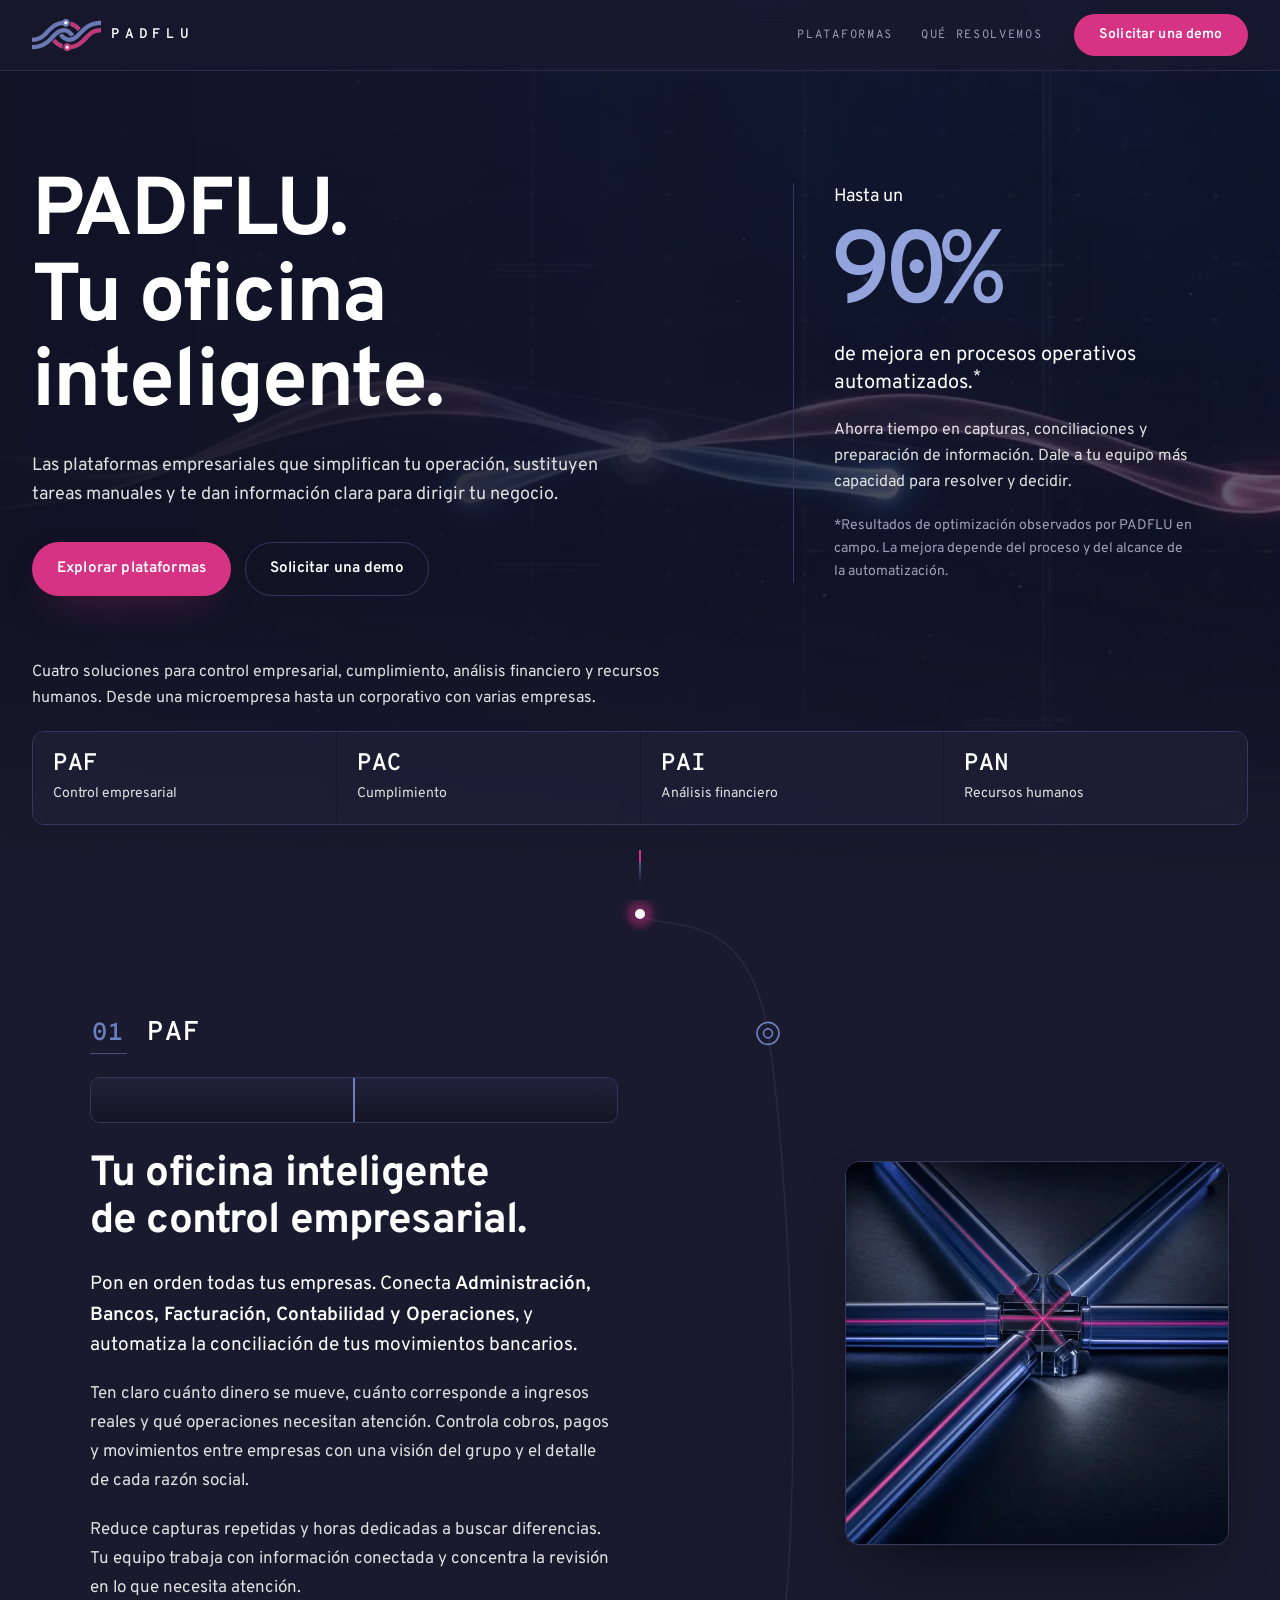
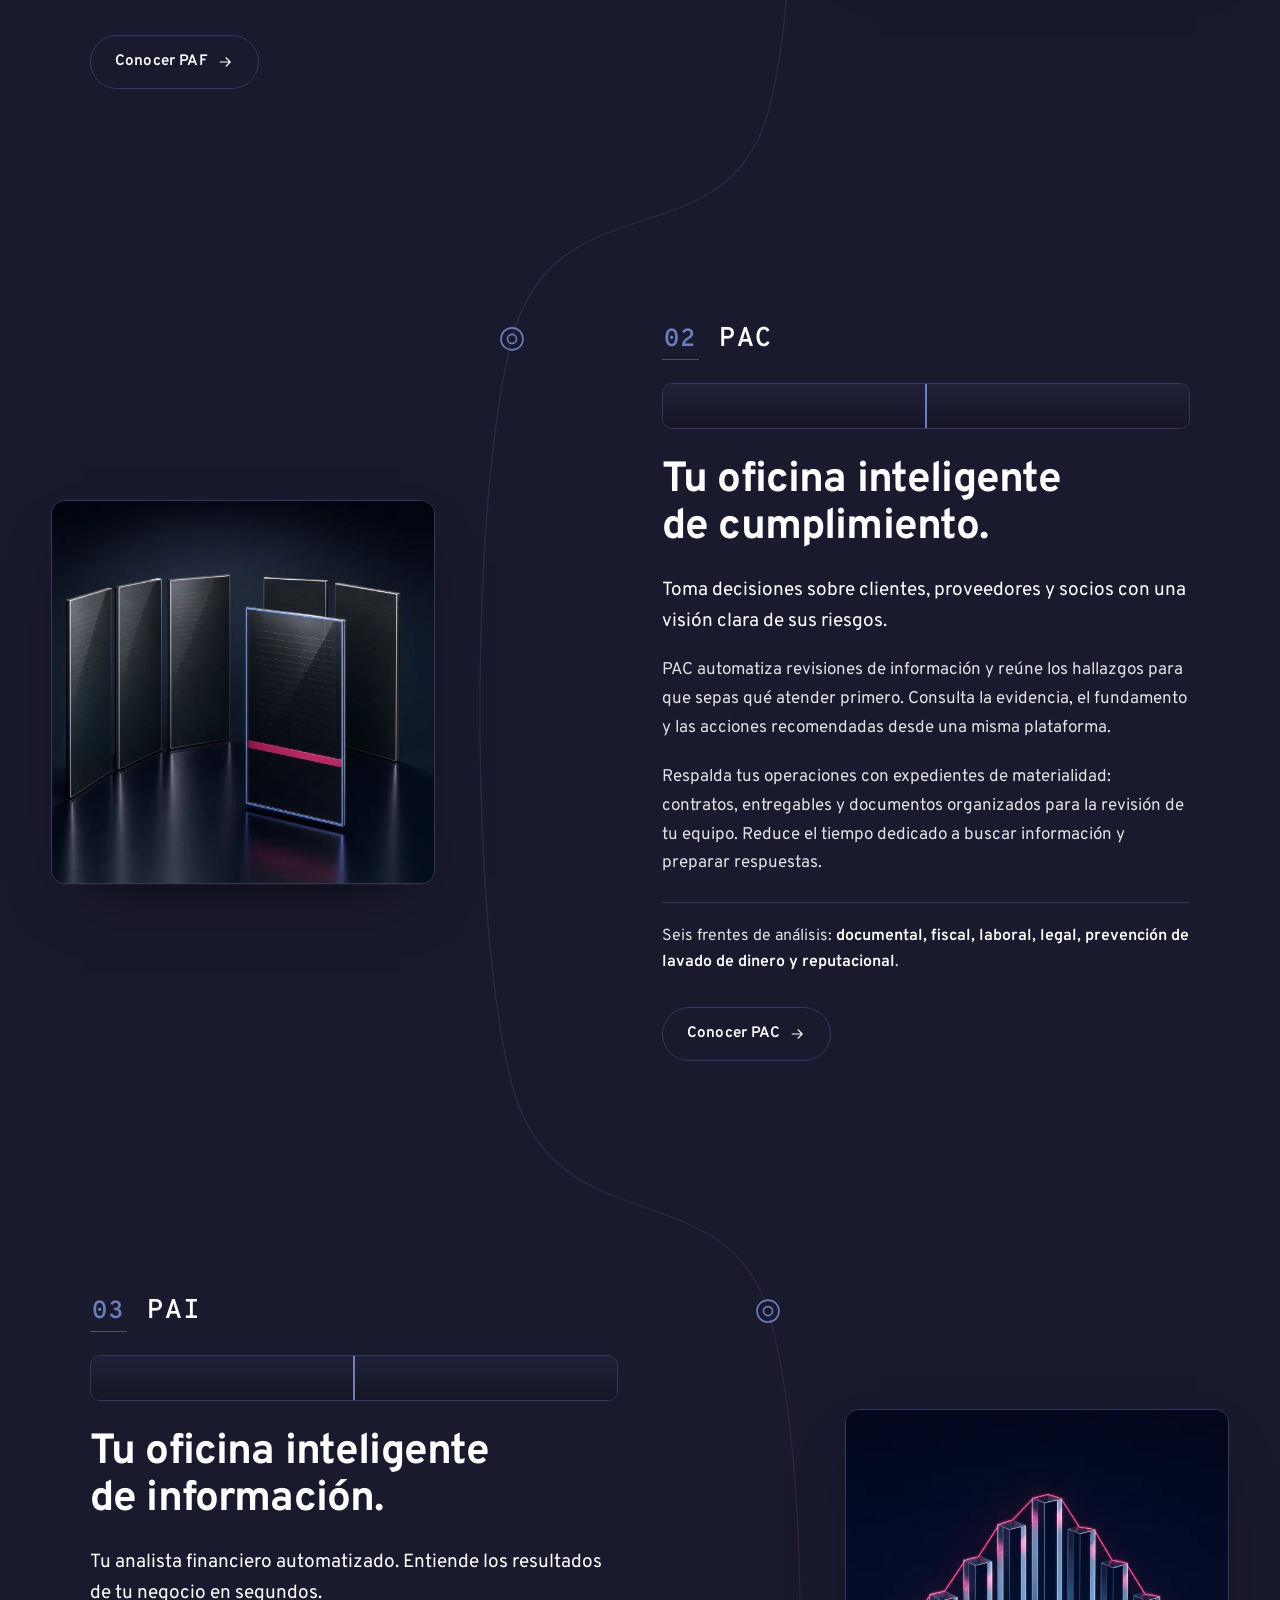
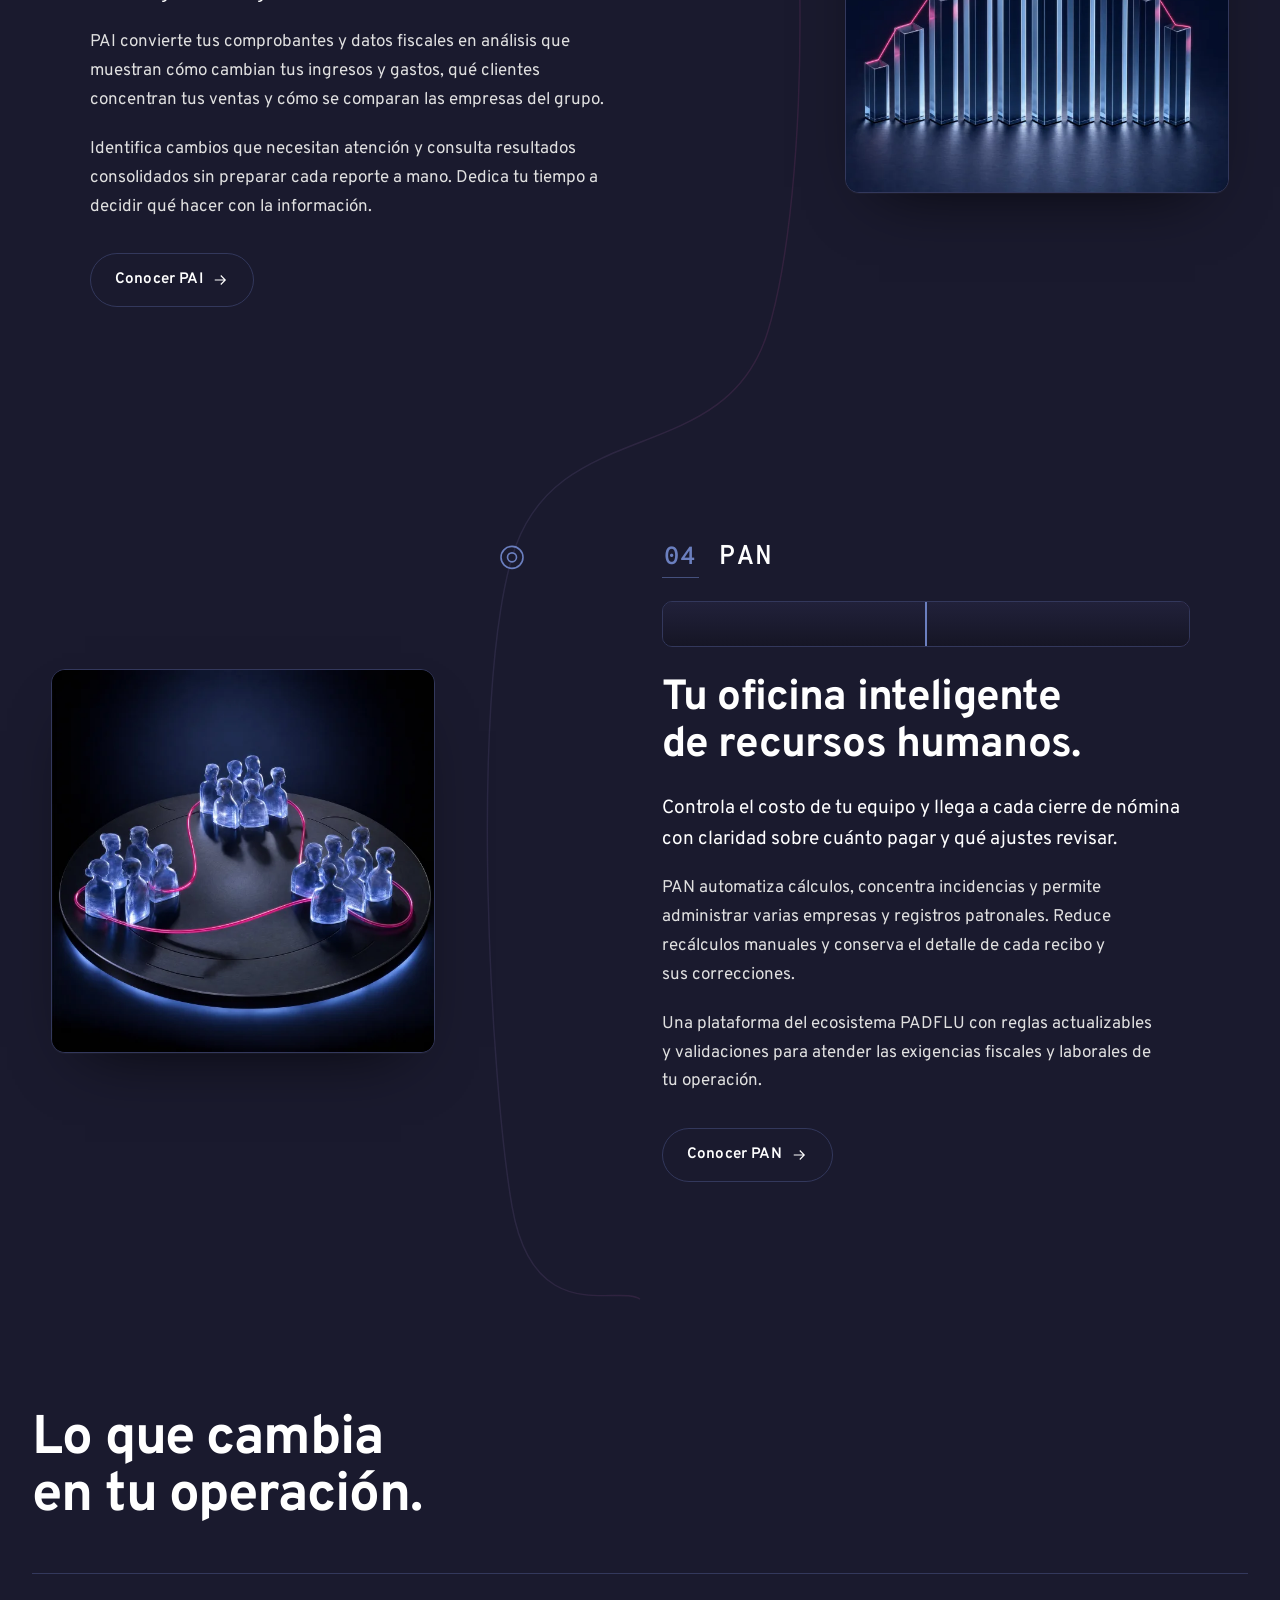
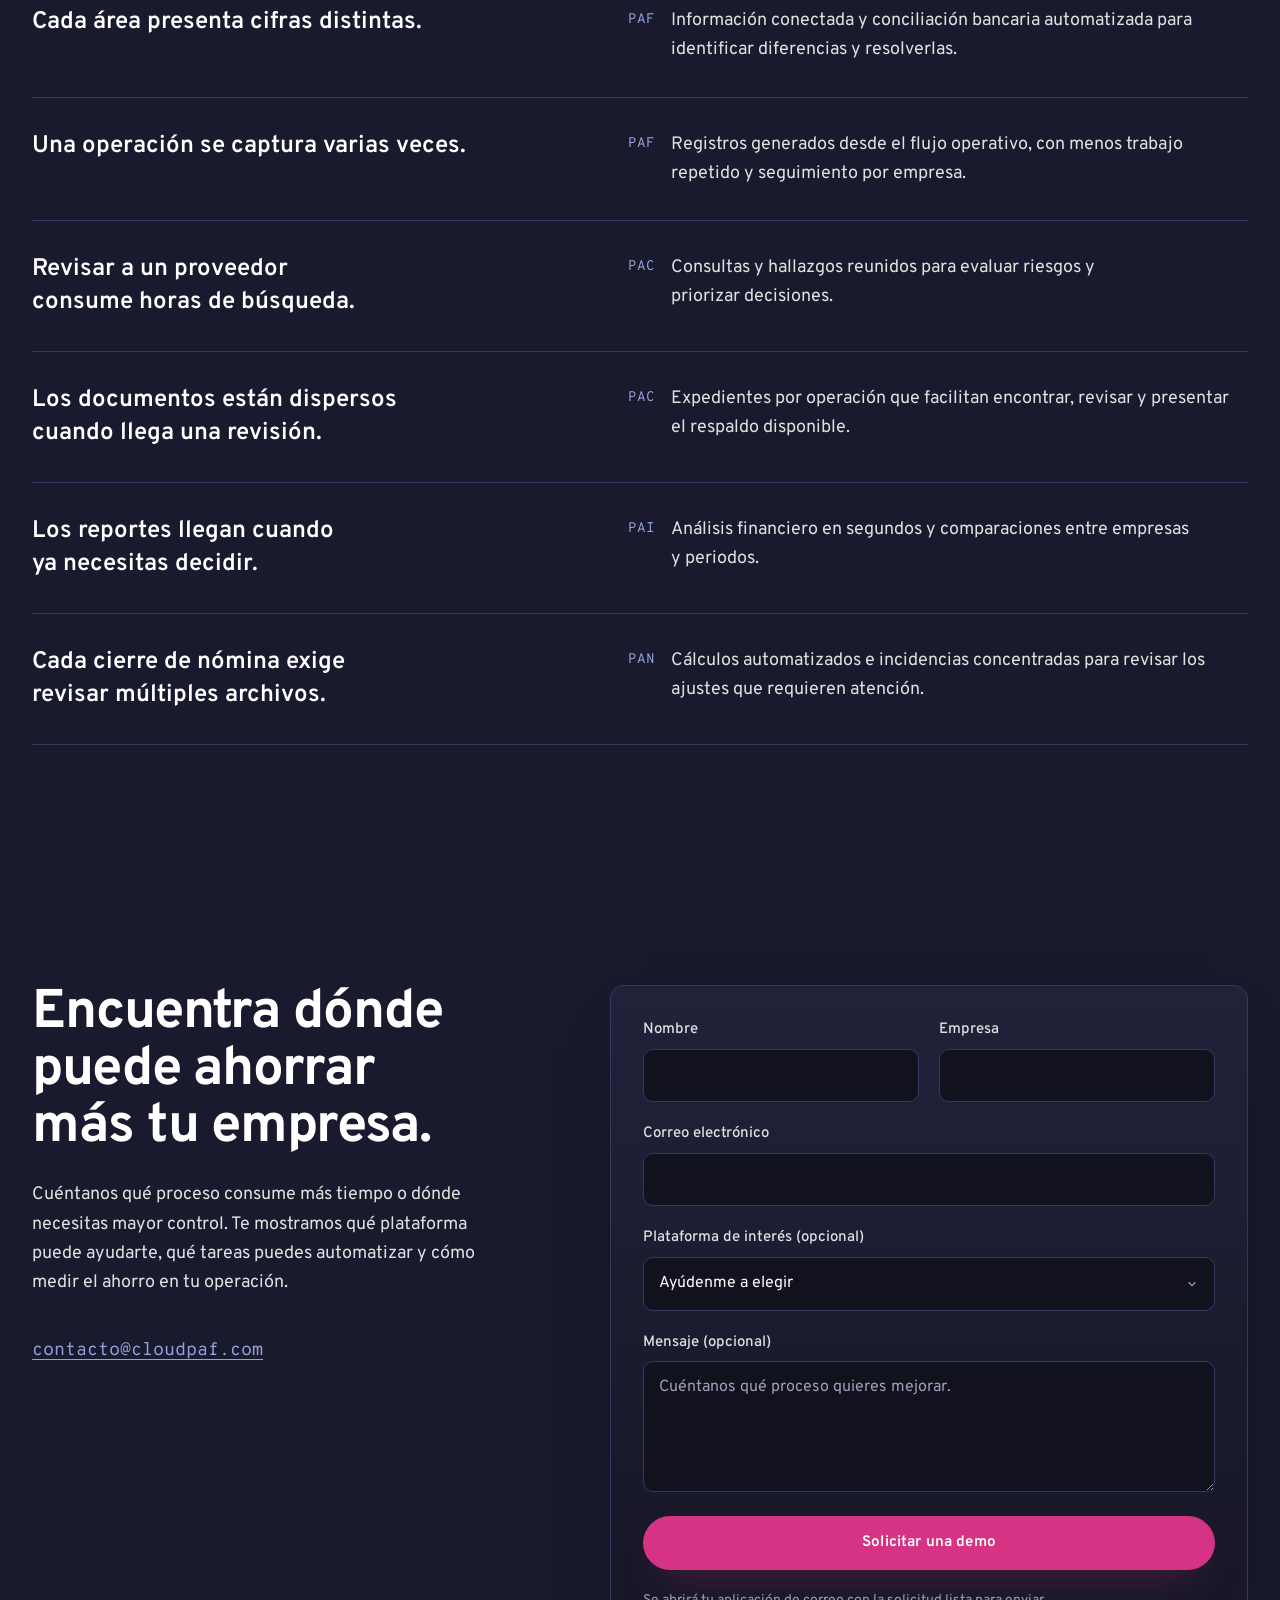
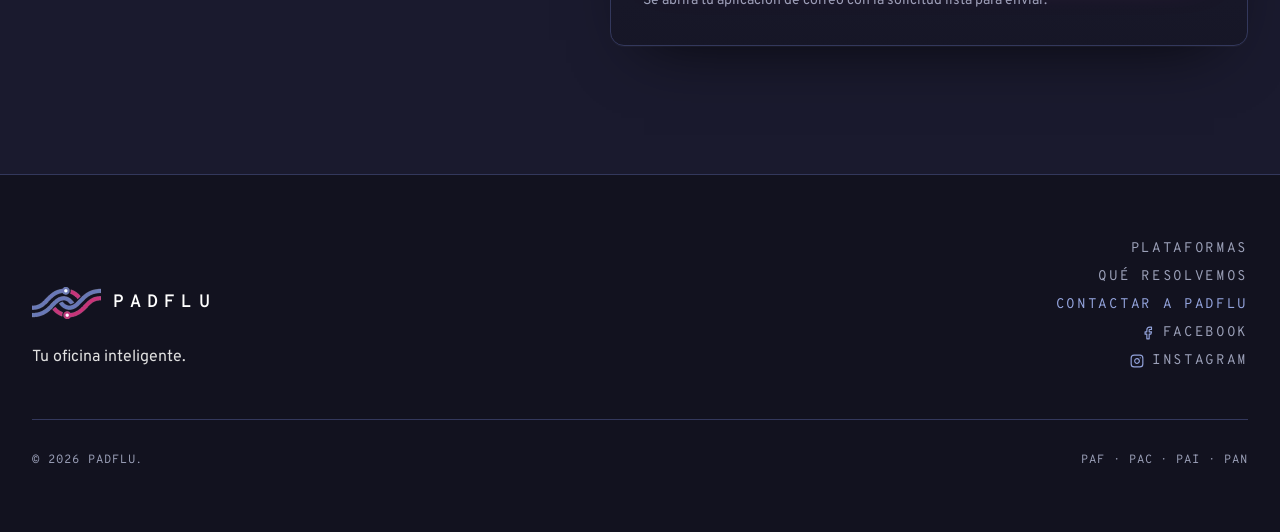
<file: index.html>
<!doctype html>
<html lang="es-MX">
  <head>
    <meta charset="UTF-8" />
    <meta name="viewport" content="width=device-width, initial-scale=1.0" />
    <title>PADFLU — Tu oficina inteligente: PAF, PAI, PAC y PAN</title>
    <meta name="description" content="PADFLU, tu oficina inteligente: cuatro productos que simplifican tu operación — PAF · Flujos, PAI · Información, PAC · Cumplimiento y PAN · Nóminas." />
    <meta name="robots" content="index, follow, max-image-preview:large, max-snippet:-1, max-video-preview:-1" />
    <!-- Dominio de producción actual; PADFLU es la marca corporativa. -->
    <link rel="canonical" href="https://cloudpaf.com/" />
    <meta name="theme-color" content="#1A1A2E" />

    <link rel="icon" type="image/png" sizes="128x128" href="/favicon.png" />
    <link rel="apple-touch-icon" sizes="180x180" href="/apple-touch-icon.png" />
    <link rel="manifest" href="/site.webmanifest" />

    <!-- Lectura agéntica: el contenido completo en Markdown y el índice llms.txt (se generan en build). -->
    <link rel="alternate" type="text/markdown" href="/index.md" title="PADFLU en Markdown" />
    <link rel="alternate" type="text/plain" href="/llms.txt" title="llms.txt" />

    <!-- Open Graph -->
    <meta property="og:type" content="website" />
    <meta property="og:locale" content="es_MX" />
    <meta property="og:site_name" content="PADFLU" />
    <meta property="og:url" content="https://cloudpaf.com/" />
    <meta property="og:title" content="PADFLU — Tu oficina inteligente" />
    <meta property="og:description" content="Cuatro productos que simplifican tu operación, sustituyen tareas manuales y te dan información clara para dirigir tu negocio: PAF · Flujos, PAI · Información, PAC · Cumplimiento y PAN · Nóminas." />
    <meta property="og:image" content="https://cloudpaf.com/og.jpg" />
    <meta property="og:image:type" content="image/jpeg" />
    <meta property="og:image:width" content="1200" />
    <meta property="og:image:height" content="630" />
    <meta property="og:image:alt" content="Dos flujos de vidrio, periwinkle y magenta, entrelazados sobre una retícula oscura: la identidad de PADFLU." />

    <!-- Twitter / X -->
    <meta name="twitter:card" content="summary_large_image" />
    <meta name="twitter:title" content="PADFLU — Tu oficina inteligente" />
    <meta name="twitter:description" content="Cuatro productos para tu empresa: PAF · Flujos, PAI · Información, PAC · Cumplimiento y PAN · Nóminas." />
    <meta name="twitter:image" content="https://cloudpaf.com/og.jpg" />
    <meta name="twitter:image:alt" content="Dos flujos de vidrio, periwinkle y magenta, entrelazados sobre una retícula oscura: la identidad de PADFLU." />

    <!--
      Antes del primer pintado: `js` habilita el estado oculto de los pulsos de llegada
      (sin JS el contenido prerenderizado queda visible) y el scroll siempre abre arriba.
      Salvaguarda: si el bundle no carga o falla antes de montar la app, se quita `js`
      para que el contenido no se quede invisible.
    -->
    <script>
      ;(function () {
        var d = document.documentElement
        d.classList.add('js')
        if ('scrollRestoration' in history) history.scrollRestoration = 'manual'
        addEventListener(
          'error',
          function (e) {
            var t = e.target
            if (d.hasAttribute('data-app')) return
            if (t === window || (t && t.tagName === 'SCRIPT')) d.classList.remove('js')
          },
          true,
        )
      })()
    </script>
    <link rel="preload" href="/assets/overpass-latin-400-normal-BpeLJ0bs.woff2" as="font" type="font/woff2" crossorigin />
    <link rel="preload" href="/assets/overpass-latin-700-normal-CQX2QTgM.woff2" as="font" type="font/woff2" crossorigin />
    <script type="application/ld+json">
{
  "@context": "https://schema.org",
  "@graph": [
    {
      "@type": "Organization",
      "@id": "https://cloudpaf.com/#organizacion",
      "name": "PADFLU",
      "url": "https://cloudpaf.com/",
      "slogan": "Tu oficina inteligente",
      "description": "PADFLU, tu oficina inteligente: cuatro productos que simplifican tu operación — PAF · Flujos, PAI · Información, PAC · Cumplimiento y PAN · Nóminas.",
      "logo": {
        "@type": "ImageObject",
        "@id": "https://cloudpaf.com/#logo",
        "url": "https://cloudpaf.com/logo.png",
        "contentUrl": "https://cloudpaf.com/logo.png",
        "width": 512,
        "height": 512,
        "caption": "PADFLU"
      },
      "image": {
        "@id": "https://cloudpaf.com/#logo"
      },
      "email": "contacto@cloudpaf.com",
      "sameAs": [
        "https://www.facebook.com/profile.php?id=61595598655874",
        "https://www.instagram.com/cloudpaf/"
      ],
      "contactPoint": [
        {
          "@type": "ContactPoint",
          "contactType": "sales",
          "email": "contacto@cloudpaf.com",
          "availableLanguage": [
            "es"
          ]
        }
      ]
    },
    {
      "@type": "WebSite",
      "@id": "https://cloudpaf.com/#sitio",
      "url": "https://cloudpaf.com/",
      "name": "PADFLU",
      "description": "PADFLU, tu oficina inteligente: cuatro productos que simplifican tu operación — PAF · Flujos, PAI · Información, PAC · Cumplimiento y PAN · Nóminas.",
      "inLanguage": "es-MX",
      "publisher": {
        "@id": "https://cloudpaf.com/#organizacion"
      }
    },
    {
      "@type": "WebPage",
      "@id": "https://cloudpaf.com/#pagina",
      "url": "https://cloudpaf.com/",
      "name": "PADFLU — Tu oficina inteligente: PAF, PAI, PAC y PAN",
      "description": "PADFLU, tu oficina inteligente: cuatro productos que simplifican tu operación — PAF · Flujos, PAI · Información, PAC · Cumplimiento y PAN · Nóminas.",
      "inLanguage": "es-MX",
      "isPartOf": {
        "@id": "https://cloudpaf.com/#sitio"
      },
      "about": {
        "@id": "https://cloudpaf.com/#organizacion"
      },
      "primaryImageOfPage": {
        "@type": "ImageObject",
        "url": "https://cloudpaf.com/og.jpg",
        "width": 1200,
        "height": 630
      },
      "mainEntity": {
        "@id": "https://cloudpaf.com/#productos"
      }
    },
    {
      "@type": "ItemList",
      "@id": "https://cloudpaf.com/#productos",
      "name": "Productos PADFLU",
      "numberOfItems": 4,
      "itemListElement": [
        {
          "@type": "ListItem",
          "position": 1,
          "item": {
            "@id": "https://cloudpaf.com/#paf-flujos"
          }
        },
        {
          "@type": "ListItem",
          "position": 2,
          "item": {
            "@id": "https://cloudpaf.com/#pac-cumplimiento"
          }
        },
        {
          "@type": "ListItem",
          "position": 3,
          "item": {
            "@id": "https://cloudpaf.com/#pai-informacion"
          }
        },
        {
          "@type": "ListItem",
          "position": 4,
          "item": {
            "@id": "https://cloudpaf.com/#pan-nominas"
          }
        }
      ]
    },
    {
      "@type": "SoftwareApplication",
      "@id": "https://cloudpaf.com/#paf-flujos",
      "name": "PAF · Flujos",
      "alternateName": "PAF",
      "url": "https://cloudpaf.com/#paf-flujos",
      "description": "Tu oficina inteligente de control empresarial. Pon en orden todas tus empresas. Conecta Administración, Bancos, Facturación, Contabilidad y Operaciones, y automatiza la conciliación de tus movimientos bancarios.",
      "applicationCategory": "BusinessApplication",
      "applicationSubCategory": "Control empresarial",
      "image": "https://cloudpaf.com/images/platforms/paf.webp",
      "inLanguage": "es-MX",
      "publisher": {
        "@id": "https://cloudpaf.com/#organizacion"
      }
    },
    {
      "@type": "SoftwareApplication",
      "@id": "https://cloudpaf.com/#pac-cumplimiento",
      "name": "PAC · Cumplimiento",
      "alternateName": "PAC",
      "url": "https://cloudpaf.com/#pac-cumplimiento",
      "description": "Tu oficina inteligente de cumplimiento. Toma decisiones sobre clientes, proveedores y socios con una visión clara de sus riesgos.",
      "applicationCategory": "BusinessApplication",
      "applicationSubCategory": "Cumplimiento",
      "image": "https://cloudpaf.com/images/platforms/pac.webp",
      "inLanguage": "es-MX",
      "publisher": {
        "@id": "https://cloudpaf.com/#organizacion"
      }
    },
    {
      "@type": "SoftwareApplication",
      "@id": "https://cloudpaf.com/#pai-informacion",
      "name": "PAI · Información",
      "alternateName": "PAI",
      "url": "https://cloudpaf.com/#pai-informacion",
      "description": "Tu oficina inteligente de información. Tu analista financiero automatizado. Entiende los resultados de tu negocio en segundos.",
      "applicationCategory": "BusinessApplication",
      "applicationSubCategory": "Análisis financiero",
      "image": "https://cloudpaf.com/images/platforms/pai.webp",
      "inLanguage": "es-MX",
      "publisher": {
        "@id": "https://cloudpaf.com/#organizacion"
      }
    },
    {
      "@type": "SoftwareApplication",
      "@id": "https://cloudpaf.com/#pan-nominas",
      "name": "PAN · Nóminas",
      "alternateName": "PAN",
      "url": "https://cloudpaf.com/#pan-nominas",
      "description": "Tu oficina inteligente de recursos humanos. Controla el costo de tu equipo y llega a cada cierre de nómina con claridad sobre cuánto pagar y qué ajustes revisar.",
      "applicationCategory": "BusinessApplication",
      "applicationSubCategory": "Recursos humanos",
      "image": "https://cloudpaf.com/images/platforms/pan.webp",
      "inLanguage": "es-MX",
      "publisher": {
        "@id": "https://cloudpaf.com/#organizacion"
      }
    }
  ]
}
    </script>
    <!-- Google Tag Manager: único contenedor (GA4 y, cuando haya pauta, Google Ads y Meta viven dentro).
         VITE_GTM_ID sale de .env.production y se sustituye en build; en dev o si no es GTM-XXXX no se carga nada. -->
    <script>
      (function (id) {
        window.dataLayer = window.dataLayer || [];
        if (!/^GTM-[A-Z0-9]+$/.test(id)) return;
        window.dataLayer.push({ 'gtm.start': new Date().getTime(), event: 'gtm.js' });
        var s = document.createElement('script');
        s.async = true;
        s.src = 'https://www.googletagmanager.com/gtm.js?id=' + encodeURIComponent(id);
        document.head.appendChild(s);
      })('GTM-TG9FG58Z');
    </script>
    <script type="module" crossorigin src="/assets/index-XaoUZHJ6.js"></script>
    <link rel="modulepreload" crossorigin href="/assets/react-CrK-g7ML.js">
    <link rel="modulepreload" crossorigin href="/assets/motion-DDi3XPDo.js">
    <style>@font-face{font-family:Overpass;font-style:normal;font-display:swap;font-weight:400;src:url(/assets/overpass-latin-400-normal-BpeLJ0bs.woff2)format("woff2"),url(/assets/overpass-latin-400-normal-c_C8zulu.woff)format("woff")}@font-face{font-family:Overpass;font-style:normal;font-display:swap;font-weight:500;src:url(/assets/overpass-latin-500-normal-BE7ptzKY.woff2)format("woff2"),url(/assets/overpass-latin-500-normal-D6wRt_US.woff)format("woff")}@font-face{font-family:Overpass;font-style:normal;font-display:swap;font-weight:600;src:url(/assets/overpass-latin-600-normal-25RhTNCi.woff2)format("woff2"),url(/assets/overpass-latin-600-normal-DhYQrzaY.woff)format("woff")}@font-face{font-family:Overpass;font-style:normal;font-display:swap;font-weight:700;src:url(/assets/overpass-latin-700-normal-CQX2QTgM.woff2)format("woff2"),url(/assets/overpass-latin-700-normal-BjBIVHw1.woff)format("woff")}@font-face{font-family:Overpass Mono;font-style:normal;font-display:swap;font-weight:400;src:url(/assets/overpass-mono-latin-400-normal-VINZG6Js.woff2)format("woff2"),url(/assets/overpass-mono-latin-400-normal-DqAOLzCO.woff)format("woff")}@font-face{font-family:Overpass Mono;font-style:normal;font-display:swap;font-weight:600;src:url(/assets/overpass-mono-latin-600-normal-DBP6720Q.woff2)format("woff2"),url(/assets/overpass-mono-latin-600-normal-gGkmhJLl.woff)format("woff")}@layer properties{@supports (((-webkit-hyphens:none)) and (not (margin-trim:inline))) or ((-moz-orient:inline) and (not (color:rgb(from red r g b)))){*,:before,:after,::backdrop{--tw-translate-x:0;--tw-translate-y:0;--tw-translate-z:0;--tw-rotate-x:initial;--tw-rotate-y:initial;--tw-rotate-z:initial;--tw-skew-x:initial;--tw-skew-y:initial;--tw-border-style:solid;--tw-leading:initial;--tw-font-weight:initial;--tw-tracking:initial;--tw-backdrop-blur:initial;--tw-backdrop-brightness:initial;--tw-backdrop-contrast:initial;--tw-backdrop-grayscale:initial;--tw-backdrop-hue-rotate:initial;--tw-backdrop-invert:initial;--tw-backdrop-opacity:initial;--tw-backdrop-saturate:initial;--tw-backdrop-sepia:initial;--tw-duration:initial;--tw-content:""}}}@layer theme{:root,:host{--font-sans:"Overpass", "Inter", system-ui, -apple-system, "Segoe UI", sans-serif;--font-mono:"Overpass Mono", ui-monospace, "SFMono-Regular", "Menlo", monospace;--color-white:#fff;--spacing:.25rem;--container-xs:20rem;--container-sm:24rem;--container-md:28rem;--container-xl:36rem;--container-2xl:42rem;--text-xs:.75rem;--text-xs--line-height:calc(1 / .75);--text-sm:.875rem;--text-sm--line-height:calc(1.25 / .875);--text-base:1rem;--text-base--line-height:calc(1.5 / 1);--text-lg:1.125rem;--text-lg--line-height:calc(1.75 / 1.125);--text-xl:1.25rem;--text-xl--line-height:calc(1.75 / 1.25);--text-2xl:1.5rem;--text-2xl--line-height:calc(2 / 1.5);--font-weight-semibold:600;--font-weight-bold:700;--leading-snug:1.375;--leading-relaxed:1.625;--radius-lg:.5rem;--radius-xl:.75rem;--blur-md:12px;--default-transition-duration:.15s;--default-transition-timing-function:cubic-bezier(.4, 0, .2, 1);--default-font-family:var(--font-sans);--default-mono-font-family:var(--font-mono);--color-night:#1a1a2e;--color-night-deep:#12121f;--color-panel:#21213a;--color-panel-soft:#2a2a46;--color-hair:#33385c;--color-stream:#6b7fbf;--color-stream-text:#93a3dc;--color-flow:#d63384;--color-flow-deep:#b62a70;--color-body:#e0e0e0;--color-mute:#9ba0b8;--shadow-panel:0 1px 0 #ffffff08, 0 28px 64px -34px #000c;--shadow-flow:0 16px 40px -20px #d6338499}}@layer base{*,:after,:before,::backdrop{box-sizing:border-box;border:0 solid;margin:0;padding:0}::file-selector-button{box-sizing:border-box;border:0 solid;margin:0;padding:0}html,:host{-webkit-text-size-adjust:100%;tab-size:4;line-height:1.5;font-family:var(--default-font-family,ui-sans-serif, system-ui, sans-serif, "Apple Color Emoji", "Segoe UI Emoji", "Segoe UI Symbol", "Noto Color Emoji");font-feature-settings:var(--default-font-feature-settings,normal);font-variation-settings:var(--default-font-variation-settings,normal);-webkit-tap-highlight-color:transparent}hr{height:0;color:inherit;border-top-width:1px}abbr:where([title]){-webkit-text-decoration:underline dotted;text-decoration:underline dotted}h1,h2,h3,h4,h5,h6{font-size:inherit;font-weight:inherit}a{color:inherit;-webkit-text-decoration:inherit;-webkit-text-decoration:inherit;-webkit-text-decoration:inherit;-webkit-text-decoration:inherit;text-decoration:inherit}b,strong{font-weight:bolder}code,kbd,samp,pre{font-family:var(--default-mono-font-family,ui-monospace, SFMono-Regular, Menlo, Monaco, Consolas, "Liberation Mono", "Courier New", monospace);font-feature-settings:var(--default-mono-font-feature-settings,normal);font-variation-settings:var(--default-mono-font-variation-settings,normal);font-size:1em}small{font-size:80%}sub,sup{vertical-align:baseline;font-size:75%;line-height:0;position:relative}sub{bottom:-.25em}sup{top:-.5em}table{text-indent:0;border-color:inherit;border-collapse:collapse}:-moz-focusring{outline:auto}progress{vertical-align:baseline}summary{display:list-item}ol,ul,menu{list-style:none}img,svg,video,canvas,audio,iframe,embed,object{vertical-align:middle;display:block}img,video{max-width:100%;height:auto}button,input,select,optgroup,textarea{font:inherit;font-feature-settings:inherit;font-variation-settings:inherit;letter-spacing:inherit;color:inherit;opacity:1;background-color:#0000;border-radius:0}::file-selector-button{font:inherit;font-feature-settings:inherit;font-variation-settings:inherit;letter-spacing:inherit;color:inherit;opacity:1;background-color:#0000;border-radius:0}:where(select:is([multiple],[size])) optgroup{font-weight:bolder}:where(select:is([multiple],[size])) optgroup option{padding-inline-start:20px}::file-selector-button{margin-inline-end:4px}::placeholder{opacity:1}@supports (not ((-webkit-appearance:-apple-pay-button))) or (contain-intrinsic-size:1px){::placeholder{color:currentColor}@supports (color:color-mix(in lab, red, red)){::placeholder{color:color-mix(in oklab, currentcolor 50%, transparent)}}}textarea{resize:vertical}::-webkit-search-decoration{-webkit-appearance:none}::-webkit-date-and-time-value{min-height:1lh;text-align:inherit}::-webkit-datetime-edit{display:inline-flex}::-webkit-datetime-edit-fields-wrapper{padding:0}::-webkit-datetime-edit{padding-block:0}::-webkit-datetime-edit-year-field{padding-block:0}::-webkit-datetime-edit-month-field{padding-block:0}::-webkit-datetime-edit-day-field{padding-block:0}::-webkit-datetime-edit-hour-field{padding-block:0}::-webkit-datetime-edit-minute-field{padding-block:0}::-webkit-datetime-edit-second-field{padding-block:0}::-webkit-datetime-edit-millisecond-field{padding-block:0}::-webkit-datetime-edit-meridiem-field{padding-block:0}::-webkit-calendar-picker-indicator{line-height:1}:-moz-ui-invalid{box-shadow:none}button,input:where([type=button],[type=reset],[type=submit]){appearance:button}::file-selector-button{appearance:button}::-webkit-inner-spin-button{height:auto}::-webkit-outer-spin-button{height:auto}[hidden]:where(:not([hidden=until-found])){display:none!important}*,:before,:after{box-sizing:border-box;border-color:#33385cb3}@supports (color:color-mix(in lab, red, red)){*,:before,:after{border-color:color-mix(in srgb, var(--color-hair) 70%, transparent)}}html{-webkit-text-size-adjust:100%;--lightningcss-light: ;--lightningcss-dark:initial;color-scheme:dark;background-color:var(--color-night-deep);scroll-padding-top:5.5rem}html.lenis,html.lenis body{height:auto}.lenis.lenis-smooth{scroll-behavior:auto!important}.lenis.lenis-stopped{overflow:hidden}body{background-color:var(--color-night);color:var(--color-body);font-family:var(--font-sans);font-synthesis-weight:none;text-rendering:optimizelegibility;-webkit-font-smoothing:antialiased;-moz-osx-font-smoothing:grayscale;margin:0;font-size:1rem;line-height:1.62;overflow-x:clip}h1,h2,h3,h4{font-family:var(--font-sans);letter-spacing:-.02em;text-wrap:balance;color:var(--color-white);margin:0;font-weight:700;line-height:1.05}p{margin:0}p,dd{text-wrap:pretty}a{color:inherit;text-decoration:none}img,video{max-width:100%;display:block}button{font-family:inherit}button:not(:disabled),select{cursor:pointer}::selection{background:#d6338473}@supports (color:color-mix(in lab, red, red)){::selection{background:color-mix(in srgb, var(--color-flow) 45%, transparent)}}::selection{color:var(--color-white)}:focus-visible{outline:2px solid var(--color-flow);outline-offset:3px;border-radius:3px}}@layer components{.stage{z-index:1;position:relative}.tnum{font-variant-numeric:tabular-nums;font-feature-settings:"tnum"}.ledger-label{font-family:var(--font-mono);letter-spacing:.26em;text-transform:uppercase;color:var(--color-stream-text);font-size:clamp(.66rem,1.6vw,.74rem);font-weight:500}.console{background:linear-gradient(180deg, var(--color-panel) 0%, var(--color-night-deep) 140%);border:1px solid var(--color-hair);box-shadow:var(--shadow-panel);border-radius:14px}.console-bar{border-bottom:1px solid var(--color-hair);font-family:var(--font-mono);letter-spacing:.24em;text-transform:uppercase;color:var(--color-mute);align-items:center;gap:.5rem;padding:.6rem .9rem;font-size:.66rem;display:flex}.console-dot{background:var(--color-flow);border-radius:50%;width:7px;height:7px;box-shadow:0 0 #d6338499}@supports (color:color-mix(in lab, red, red)){.console-dot{box-shadow:0 0 0 0 color-mix(in srgb, var(--color-flow) 60%, transparent)}}.console-dot{animation:2.4s cubic-bezier(.4,0,.2,1) infinite livedot}@keyframes livedot{0%{box-shadow:0 0 0 0 color-mix(in srgb, var(--color-flow) 55%, transparent)}70%{box-shadow:0 0 0 7px color-mix(in srgb, var(--color-flow) 0%, transparent)}to{box-shadow:0 0 0 0 color-mix(in srgb, var(--color-flow) 0%, transparent)}}.ledger{flex-direction:column;display:flex}.ledger-row{border-top:1px dashed #33385ce6;justify-content:space-between;align-items:baseline;gap:1rem;padding:.72rem 0;display:flex}@supports (color:color-mix(in lab, red, red)){.ledger-row{border-top:1px dashed color-mix(in srgb, var(--color-hair) 90%, transparent)}}.ledger-row:last-child{border-bottom:1px dashed #33385ce6}@supports (color:color-mix(in lab, red, red)){.ledger-row:last-child{border-bottom:1px dashed color-mix(in srgb, var(--color-hair) 90%, transparent)}}.ledger-row dt{font-family:var(--font-mono);letter-spacing:.14em;text-transform:uppercase;color:var(--color-mute);font-size:.68rem}.ledger-row dd{font-family:var(--font-mono);color:var(--color-body);text-align:right;margin:0;font-weight:600}.ledger-row dd.figure{color:var(--color-stream-text);font-size:1.05rem}.btn{letter-spacing:.01em;will-change:transform;border:1px solid #0000;border-radius:999px;align-items:center;gap:.55rem;padding:.85rem 1.5rem;font-size:.95rem;font-weight:600;transition:transform .35s cubic-bezier(.16,1,.3,1),background-color .35s,box-shadow .35s,border-color .35s;display:inline-flex}.btn-primary{background:var(--color-flow);color:var(--color-white);box-shadow:var(--shadow-flow)}.btn-ghost{color:var(--color-white);border:1px solid var(--color-hair);background:0 0}@media (hover:hover){.btn-primary:hover{background:var(--color-flow-deep);transform:translateY(-2px)}.btn-ghost:hover{border-color:var(--color-stream);background:#6b7fbf1f}@supports (color:color-mix(in lab, red, red)){.btn-ghost:hover{background:color-mix(in srgb, var(--color-stream) 12%, transparent)}}}.hero-content{align-items:center;gap:3.5rem;display:grid}.hero-title{max-width:12ch;font-size:clamp(2.9rem,6.4vw,5.6rem);line-height:1.04}.hero-result{border-top:1px solid var(--color-hair);padding-top:2rem}.hero-result__claim{color:var(--color-white)}.hero-result__number{font-family:var(--font-mono);letter-spacing:-.07em;color:var(--color-stream-text);margin-block:.4rem;margin-left:-.05em;font-size:clamp(4.5rem,8vw,7rem);font-weight:600;line-height:1.15;display:block}.hero-product{background:#21213aa6;padding:1.25rem}@supports (color:color-mix(in lab, red, red)){.hero-product{background:color-mix(in srgb, var(--color-panel) 65%, transparent)}}.hero-product{-webkit-backdrop-filter:blur(8px);backdrop-filter:blur(8px);transition:background-color .25s}@media (hover:hover){.hero-product:hover{background:var(--color-panel-soft)}}.hero-product:focus-visible{outline-offset:-5px;border-radius:10px}.btn:active{transform:scale(.98)}.hero-product:active,#nav-menu a:not(.btn):active{background:var(--color-panel-soft)}@media (width>=1024px){.hero-content{grid-template-columns:1.45fr 1fr;gap:clamp(3rem,8vw,8rem)}.hero-result{border-top:0;border-left:1px solid var(--color-hair);padding:0 0 0 2.5rem}}.cr-readout{border-bottom:1px solid #33385cb3;flex-wrap:wrap;align-items:center;gap:.6rem 1.4rem;padding-bottom:1.1rem;display:flex}@supports (color:color-mix(in lab, red, red)){.cr-readout{border-bottom:1px solid color-mix(in srgb, var(--color-hair) 70%, transparent)}}.cr-readout{font-family:var(--font-mono)}.cr-readout__id{letter-spacing:.34em;color:var(--color-white);align-items:center;gap:.5rem;font-weight:600;display:inline-flex}.cr-readout__tag{letter-spacing:.06em;min-width:0;color:var(--color-mute);flex:16rem;font-size:clamp(.68rem,1.7vw,.8rem)}.cr-readout__meta{letter-spacing:.14em;color:var(--color-mute);text-transform:uppercase;align-items:center;gap:1.1rem;font-size:.72rem;display:inline-flex}.cr-status{color:var(--color-stream-text);align-items:center;gap:.5rem;display:inline-flex}.cr-status__led{background:var(--color-flow);border-radius:50%;width:7px;height:7px;box-shadow:0 0 #d6338499}@supports (color:color-mix(in lab, red, red)){.cr-status__led{box-shadow:0 0 0 0 color-mix(in srgb, var(--color-flow) 60%, transparent)}}.cr-status__led{animation:2.4s cubic-bezier(.4,0,.2,1) infinite livedot}.cr-origin{margin-top:1.6rem;padding-left:1.75rem;position:relative}.cr-origin:before{content:"";border:1.5px solid var(--color-stream);border-radius:50%;width:11px;height:11px;position:absolute;top:50%;left:0;transform:translateY(-50%);box-shadow:0 0 10px #6b7fbf8c}@supports (color:color-mix(in lab, red, red)){.cr-origin:before{box-shadow:0 0 10px color-mix(in srgb, var(--color-stream) 55%, transparent)}}.cr-origin__label{font-family:var(--font-mono);letter-spacing:.24em;text-transform:uppercase;color:var(--color-stream-text);font-size:.66rem}.pipeline{position:relative}.gate{padding-block:clamp(5rem,13vh,10rem);position:relative}.gate-inner{width:min(46%,33rem);position:relative}.gate[data-side=left] .gate-inner{margin-inline:clamp(4%,7vw,8rem) auto}.gate[data-side=right] .gate-inner{margin-inline:auto clamp(4%,7vw,8rem)}.gate-visual{width:min(30vw,30rem);position:absolute;top:50%;transform:translateY(-50%)}.gate[data-side=left] .gate-visual{right:clamp(1.25rem,4vw,6rem)}.gate[data-side=right] .gate-visual{left:clamp(1.25rem,4vw,6rem)}.gate-visual__frame{border:1px solid var(--color-hair);background:var(--color-night-deep);box-shadow:var(--shadow-panel);border-radius:14px;overflow:hidden}.gate-visual img{aspect-ratio:1;object-fit:cover;width:100%;height:auto;display:block}.product-code{color:var(--color-white);font-family:var(--font-mono);letter-spacing:.04em;font-size:1.7rem;font-weight:600;line-height:1.2}.gate-title{max-width:21ch;font-size:clamp(1.9rem,3.3vw,2.8rem);line-height:1.12}.gate-copy{gap:1.25rem;font-size:1.0625rem;line-height:1.7;display:grid}.gate-copy strong{color:var(--color-white);font-weight:600}.gate-intro{color:var(--color-white);font-size:1.1875rem;line-height:1.6}.problem-row{border-top:1px solid var(--color-hair);gap:1.25rem;padding-block:1.75rem;display:grid}.problem-product{font-family:var(--font-mono);color:var(--color-stream-text);flex-shrink:0;padding-top:.2rem;font-size:.875rem}@media (width>=768px){.problem-row{grid-template-columns:.9fr 1.1fr;gap:clamp(2rem,7vw,7rem);padding-block:2rem}}.valve{border:1px solid var(--color-hair);background:var(--color-night-deep);border-radius:10px;height:46px;margin-top:1.4rem;position:relative;overflow:hidden}.valve-slit{background:linear-gradient(90deg, var(--color-stream) 0%, #8a6fb0 55%, var(--color-flow) 100%);opacity:.16;transition:opacity .6s;position:absolute;inset:0}.valve-leaf{background:linear-gradient(180deg, var(--color-panel) 0%, var(--color-night-deep) 130%);width:50%;transition:transform .75s cubic-bezier(.7,0,.2,1);position:absolute;top:0;bottom:0}.valve-leaf--l{border-right:1px solid var(--color-stream);left:0}.valve-leaf--r{border-left:1px solid var(--color-stream);right:0}.gate.is-open .valve-slit{opacity:.85;box-shadow:inset 0 0 18px #d6338473}@supports (color:color-mix(in lab, red, red)){.gate.is-open .valve-slit{box-shadow:inset 0 0 18px color-mix(in srgb, var(--color-flow) 45%, transparent)}}.gate.is-open .valve-leaf--l{transform:translate(-101%)}.gate.is-open .valve-leaf--r{transform:translate(101%)}.gate-status{font-family:var(--font-mono);letter-spacing:.18em;text-transform:uppercase;color:var(--color-mute);align-items:center;gap:.5rem;margin-top:.7rem;font-size:.66rem;display:flex}.gate-status__dot{background:#9ba0b899;border-radius:50%;width:7px;height:7px}@supports (color:color-mix(in lab, red, red)){.gate-status__dot{background:color-mix(in srgb, var(--color-mute) 60%, transparent)}}.gate-status__dot{transition:background-color .5s,box-shadow .5s}.gate.is-open .gate-status__dot{background:var(--color-flow);box-shadow:0 0 8px #d63384bf}@supports (color:color-mix(in lab, red, red)){.gate.is-open .gate-status__dot{box-shadow:0 0 8px color-mix(in srgb, var(--color-flow) 75%, transparent)}}.gate-status__open{color:var(--color-stream-text);display:none}.gate.is-open .gate-status__closed{display:none}.gate.is-open .gate-status__open{display:inline}.ledger-index{font-family:var(--font-mono);font-variant-numeric:tabular-nums;font-feature-settings:"tnum";letter-spacing:.04em;color:var(--color-stream);border-bottom:1px solid #6b7fbf8c;padding:0 .15rem .3rem;font-size:clamp(1.05rem,2.4vw,1.55rem);font-weight:600;line-height:1.15;display:inline-block}@supports (color:color-mix(in lab, red, red)){.ledger-index{border-bottom:1px solid color-mix(in srgb, var(--color-stream) 55%, transparent)}}.field{flex-direction:column;gap:.4rem;display:flex}.field>label{color:var(--color-body);font-size:.9375rem;font-weight:500}.field input,.field select,.field textarea{background-color:var(--color-night-deep);border:1px solid var(--color-hair);width:100%;color:var(--color-white);font:inherit;border-radius:10px;padding:.8rem .95rem;transition:border-color .25s,box-shadow .25s}.field select{appearance:none;line-height:inherit;background-image:url("data:image/svg+xml,<svg xmlns='http://www.w3.org/2000/svg' width='14' height='14' viewBox='0 0 24 24' fill='none' stroke='%239ba0b8' stroke-width='2'><path d='m6 9 6 6 6-6'/></svg>");background-position:right .95rem center;background-repeat:no-repeat;background-size:14px;padding-right:2.75rem}.field input::placeholder,.field textarea::placeholder{color:var(--color-mute)}.field input:focus,.field select:focus,.field textarea:focus{border-color:var(--color-stream);outline:none;box-shadow:0 0 0 3px #6b7fbf38}@supports (color:color-mix(in lab, red, red)){.field input:focus,.field select:focus,.field textarea:focus{box-shadow:0 0 0 3px color-mix(in srgb, var(--color-stream) 22%, transparent)}}.field[data-invalid=true] input,.field[data-invalid=true] select,.field[data-invalid=true] textarea{border-color:var(--color-flow)}.field[data-invalid=true] :is(input,select,textarea):focus{box-shadow:0 0 0 3px #d6338438}@supports (color:color-mix(in lab, red, red)){.field[data-invalid=true] :is(input,select,textarea):focus{box-shadow:0 0 0 3px color-mix(in srgb, var(--color-flow) 22%, transparent)}}.field-error{font-family:var(--font-mono);letter-spacing:.04em;color:#e16ca6;font-size:.8125rem}@supports (color:color-mix(in lab, red, red)){.field-error{color:color-mix(in srgb, var(--color-flow) 72%, var(--color-white))}}}@layer utilities{.pointer-events-none{pointer-events:none}.visible{visibility:visible}.sr-only{clip-path:inset(50%);white-space:nowrap;border-width:0;width:1px;height:1px;margin:-1px;padding:0;position:absolute;overflow:hidden}.absolute{position:absolute}.fixed{position:fixed}.relative{position:relative}.inset-0{inset:0}.inset-x-0{inset-inline:0}.top-0{top:0}.bottom-0{bottom:0}.bottom-4{bottom:calc(var(--spacing) * 4)}.left-1\/2{left:50%}.z-0{z-index:0}.z-10{z-index:10}.z-\[89\]{z-index:89}.z-\[90\]{z-index:90}.-mx-3{margin-inline:calc(var(--spacing) * -3)}.mx-auto{margin-inline:auto}.my-auto{margin-block:auto}.mt-1{margin-top:var(--spacing)}.mt-2{margin-top:calc(var(--spacing) * 2)}.mt-5{margin-top:calc(var(--spacing) * 5)}.mt-6{margin-top:calc(var(--spacing) * 6)}.mt-7{margin-top:calc(var(--spacing) * 7)}.mt-8{margin-top:calc(var(--spacing) * 8)}.mt-12{margin-top:calc(var(--spacing) * 12)}.mt-14{margin-top:calc(var(--spacing) * 14)}.mb-6{margin-bottom:calc(var(--spacing) * 6)}.block{display:block}.flex{display:flex}.grid{display:grid}.hidden{display:none}.inline{display:inline}.inline-block{display:inline-block}.inline-flex{display:inline-flex}.h-3\.5{height:calc(var(--spacing) * 3.5)}.h-8{height:calc(var(--spacing) * 8)}.h-11{height:calc(var(--spacing) * 11)}.h-full{height:100%}.min-h-\[100svh\]{min-height:100svh}.w-3\.5{width:calc(var(--spacing) * 3.5)}.w-auto{width:auto}.w-full{width:100%}.max-w-2xl{max-width:var(--container-2xl)}.max-w-\[80rem\]{max-width:80rem}.max-w-\[84rem\]{max-width:84rem}.max-w-md{max-width:var(--container-md)}.max-w-sm{max-width:var(--container-sm)}.max-w-xl{max-width:var(--container-xl)}.max-w-xs{max-width:var(--container-xs)}.min-w-0{min-width:0}.min-w-\[5\.5rem\]{min-width:5.5rem}.-translate-x-1\/2{--tw-translate-x:calc(calc(1 / 2 * 100%) * -1);translate:var(--tw-translate-x) var(--tw-translate-y)}.transform{transform:var(--tw-rotate-x,) var(--tw-rotate-y,) var(--tw-rotate-z,) var(--tw-skew-x,) var(--tw-skew-y,)}.grid-cols-2{grid-template-columns:repeat(2,minmax(0,1fr))}.flex-col{flex-direction:column}.flex-wrap{flex-wrap:wrap}.items-baseline{align-items:baseline}.items-center{align-items:center}.items-start{align-items:flex-start}.justify-between{justify-content:space-between}.justify-center{justify-content:center}.gap-1{gap:var(--spacing)}.gap-2{gap:calc(var(--spacing) * 2)}.gap-2\.5{gap:calc(var(--spacing) * 2.5)}.gap-3{gap:calc(var(--spacing) * 3)}.gap-3\.5{gap:calc(var(--spacing) * 3.5)}.gap-4{gap:calc(var(--spacing) * 4)}.gap-5{gap:calc(var(--spacing) * 5)}.gap-7{gap:calc(var(--spacing) * 7)}.gap-8{gap:calc(var(--spacing) * 8)}.gap-12{gap:calc(var(--spacing) * 12)}.gap-14{gap:calc(var(--spacing) * 14)}.gap-px{gap:1px}.overflow-hidden{overflow:hidden}.rounded-full{border-radius:3.40282e38px}.rounded-lg{border-radius:var(--radius-lg)}.rounded-xl{border-radius:var(--radius-xl)}.border{border-style:var(--tw-border-style);border-width:1px}.border-t{border-top-style:var(--tw-border-style);border-top-width:1px}.border-b{border-bottom-style:var(--tw-border-style);border-bottom-width:1px}.border-hair{border-color:var(--color-hair)}.border-stream\/50{border-color:#6b7fbf80}@supports (color:color-mix(in lab, red, red)){.border-stream\/50{border-color:color-mix(in oklab, var(--color-stream) 50%, transparent)}}.bg-night{background-color:var(--color-night)}.bg-night-deep{background-color:var(--color-night-deep)}.bg-night-deep\/60{background-color:#12121f99}@supports (color:color-mix(in lab, red, red)){.bg-night-deep\/60{background-color:color-mix(in oklab, var(--color-night-deep) 60%, transparent)}}.bg-stream\/10{background-color:#6b7fbf1a}@supports (color:color-mix(in lab, red, red)){.bg-stream\/10{background-color:color-mix(in oklab, var(--color-stream) 10%, transparent)}}.object-cover{object-fit:cover}.p-6{padding:calc(var(--spacing) * 6)}.px-3{padding-inline:calc(var(--spacing) * 3)}.px-3\.5{padding-inline:calc(var(--spacing) * 3.5)}.px-4{padding-inline:calc(var(--spacing) * 4)}.px-5{padding-inline:calc(var(--spacing) * 5)}.py-2{padding-block:calc(var(--spacing) * 2)}.py-2\.5{padding-block:calc(var(--spacing) * 2.5)}.py-3{padding-block:calc(var(--spacing) * 3)}.py-3\.5{padding-block:calc(var(--spacing) * 3.5)}.py-16{padding-block:calc(var(--spacing) * 16)}.py-24{padding-block:calc(var(--spacing) * 24)}.pt-1{padding-top:var(--spacing)}.pt-5{padding-top:calc(var(--spacing) * 5)}.pt-8{padding-top:calc(var(--spacing) * 8)}.pt-32{padding-top:calc(var(--spacing) * 32)}.pb-5{padding-bottom:calc(var(--spacing) * 5)}.pb-16{padding-bottom:calc(var(--spacing) * 16)}.font-mono{font-family:var(--font-mono)}.text-2xl{font-size:var(--text-2xl);line-height:var(--tw-leading,var(--text-2xl--line-height))}.text-base{font-size:var(--text-base);line-height:var(--tw-leading,var(--text-base--line-height))}.text-lg{font-size:var(--text-lg);line-height:var(--tw-leading,var(--text-lg--line-height))}.text-sm{font-size:var(--text-sm);line-height:var(--tw-leading,var(--text-sm--line-height))}.text-xl{font-size:var(--text-xl);line-height:var(--tw-leading,var(--text-xl--line-height))}.text-xs{font-size:var(--text-xs);line-height:var(--tw-leading,var(--text-xs--line-height))}.text-\[clamp\(2rem\,4\.4vw\,3\.4rem\)\]{font-size:clamp(2rem,4.4vw,3.4rem)}.text-\[clamp\(2rem\,5vw\,3\.4rem\)\]{font-size:clamp(2rem,5vw,3.4rem)}.leading-none{--tw-leading:1;line-height:1}.leading-relaxed{--tw-leading:var(--leading-relaxed);line-height:var(--leading-relaxed)}.leading-snug{--tw-leading:var(--leading-snug);line-height:var(--leading-snug)}.font-bold{--tw-font-weight:var(--font-weight-bold);font-weight:var(--font-weight-bold)}.font-semibold{--tw-font-weight:var(--font-weight-semibold);font-weight:var(--font-weight-semibold)}.tracking-\[0\.08em\]{--tw-tracking:.08em;letter-spacing:.08em}.tracking-\[0\.12em\]{--tw-tracking:.12em;letter-spacing:.12em}.tracking-\[0\.14em\]{--tw-tracking:.14em;letter-spacing:.14em}.tracking-\[0\.34em\]{--tw-tracking:.34em;letter-spacing:.34em}.text-balance{text-wrap:balance}.\[overflow-wrap\:anywhere\]{overflow-wrap:anywhere}.text-body{color:var(--color-body)}.text-mute{color:var(--color-mute)}.text-stream-text{color:var(--color-stream-text)}.text-white{color:var(--color-white)}.uppercase{text-transform:uppercase}.underline{text-decoration-line:underline}.decoration-1{text-decoration-thickness:1px}.underline-offset-4{text-underline-offset:4px}.opacity-0{opacity:0}.opacity-70{opacity:.7}.backdrop-blur-md{--tw-backdrop-blur:blur(var(--blur-md));-webkit-backdrop-filter:var(--tw-backdrop-blur,) var(--tw-backdrop-brightness,) var(--tw-backdrop-contrast,) var(--tw-backdrop-grayscale,) var(--tw-backdrop-hue-rotate,) var(--tw-backdrop-invert,) var(--tw-backdrop-opacity,) var(--tw-backdrop-saturate,) var(--tw-backdrop-sepia,);backdrop-filter:var(--tw-backdrop-blur,) var(--tw-backdrop-brightness,) var(--tw-backdrop-contrast,) var(--tw-backdrop-grayscale,) var(--tw-backdrop-hue-rotate,) var(--tw-backdrop-invert,) var(--tw-backdrop-opacity,) var(--tw-backdrop-saturate,) var(--tw-backdrop-sepia,)}.backdrop-filter{-webkit-backdrop-filter:var(--tw-backdrop-blur,) var(--tw-backdrop-brightness,) var(--tw-backdrop-contrast,) var(--tw-backdrop-grayscale,) var(--tw-backdrop-hue-rotate,) var(--tw-backdrop-invert,) var(--tw-backdrop-opacity,) var(--tw-backdrop-saturate,) var(--tw-backdrop-sepia,);backdrop-filter:var(--tw-backdrop-blur,) var(--tw-backdrop-brightness,) var(--tw-backdrop-contrast,) var(--tw-backdrop-grayscale,) var(--tw-backdrop-hue-rotate,) var(--tw-backdrop-invert,) var(--tw-backdrop-opacity,) var(--tw-backdrop-saturate,) var(--tw-backdrop-sepia,)}.transition-colors{transition-property:color,background-color,border-color,outline-color,text-decoration-color,fill,stroke,--tw-gradient-from,--tw-gradient-via,--tw-gradient-to;transition-timing-function:var(--tw-ease,var(--default-transition-timing-function));transition-duration:var(--tw-duration,var(--default-transition-duration))}.transition-opacity{transition-property:opacity;transition-timing-function:var(--tw-ease,var(--default-transition-timing-function));transition-duration:var(--tw-duration,var(--default-transition-duration))}.duration-700{--tw-duration:.7s;transition-duration:.7s}.outline-none{--tw-outline-style:none;outline-style:none}.select-none{-webkit-user-select:none;user-select:none}.\[background\:linear-gradient\(0deg\,var\(--color-night\)_0\%\,rgba\(26\,26\,46\,0\)_38\%\)\]{background:linear-gradient(0deg,var(--color-night) 0%,#1a1a2e00 38%)}.\[background\:linear-gradient\(90deg\,rgba\(18\,18\,36\,0\.95\)_0\%\,rgba\(18\,18\,36\,0\.78\)_42\%\,rgba\(18\,18\,36\,0\.5\)_100\%\)\]{background:linear-gradient(90deg,#121224f2 0%,#121224c7 42%,#12122480 100%)}@media (hover:hover){.hover\:bg-panel:hover{background-color:var(--color-panel)}.hover\:text-white:hover{color:var(--color-white)}}.focus\:not-sr-only:focus{clip-path:none;white-space:normal;width:auto;height:auto;margin:0;padding:0;position:static;overflow:visible}.focus\:fixed:focus{position:fixed}.focus\:top-4:focus{top:calc(var(--spacing) * 4)}.focus\:left-4:focus{left:calc(var(--spacing) * 4)}.focus\:z-\[95\]:focus{z-index:95}.focus\:rounded-full:focus{border-radius:3.40282e38px}.focus\:bg-flow:focus{background-color:var(--color-flow)}.focus\:px-4:focus{padding-inline:calc(var(--spacing) * 4)}.focus\:py-2:focus{padding-block:calc(var(--spacing) * 2)}.focus\:text-sm:focus{font-size:var(--text-sm);line-height:var(--tw-leading,var(--text-sm--line-height))}.focus\:font-semibold:focus{--tw-font-weight:var(--font-weight-semibold);font-weight:var(--font-weight-semibold)}.focus\:text-white:focus{color:var(--color-white)}.data-playing\:opacity-100[data-playing]{opacity:1}@media (width>=40rem){.sm\:grid-cols-2{grid-template-columns:repeat(2,minmax(0,1fr))}.sm\:grid-cols-4{grid-template-columns:repeat(4,minmax(0,1fr))}.sm\:flex-row{flex-direction:row}.sm\:items-center{align-items:center}.sm\:justify-between{justify-content:space-between}.sm\:p-8{padding:calc(var(--spacing) * 8)}.sm\:px-8{padding-inline:calc(var(--spacing) * 8)}.sm\:py-28{padding-block:calc(var(--spacing) * 28)}.sm\:py-32{padding-block:calc(var(--spacing) * 32)}.sm\:text-2xl{font-size:var(--text-2xl);line-height:var(--tw-leading,var(--text-2xl--line-height))}.sm\:text-lg{font-size:var(--text-lg);line-height:var(--tw-leading,var(--text-lg--line-height))}}@media (width>=48rem){.md\:flex{display:flex}.md\:hidden{display:none}.md\:flex-row{flex-direction:row}.md\:items-end{align-items:flex-end}.md\:justify-between{justify-content:space-between}}@media (width>=64rem){.lg\:mt-16{margin-top:calc(var(--spacing) * 16)}.lg\:block{display:block}.lg\:grid-cols-\[0\.9fr_1\.1fr\]{grid-template-columns:.9fr 1.1fr}.lg\:pt-40{padding-top:calc(var(--spacing) * 40)}}@media (pointer:coarse){.pointer-coarse\:inline-flex{display:inline-flex}.pointer-coarse\:min-h-11{min-height:calc(var(--spacing) * 11)}.pointer-coarse\:items-center{align-items:center}.pointer-coarse\:gap-0{gap:0}.pointer-coarse\:after\:absolute:after{content:var(--tw-content);position:absolute}.pointer-coarse\:after\:inset-x-0:after{content:var(--tw-content);inset-inline:0}.pointer-coarse\:after\:-inset-y-2:after{content:var(--tw-content);inset-block:calc(var(--spacing) * -2)}.pointer-coarse\:after\:content-\[\'\'\]:after{--tw-content:"";content:var(--tw-content)}}.pulse{opacity:1}.reticle{z-index:0;pointer-events:none;opacity:.55;background-image:linear-gradient(90deg,#6b7fbf0f 1px,#0000 1px),linear-gradient(#6b7fbf0f 1px,#0000 1px);position:fixed;inset:0}@supports (color:color-mix(in lab, red, red)){.reticle{background-image:linear-gradient(to right, color-mix(in srgb, var(--color-stream) 6%, transparent) 1px, transparent 1px), linear-gradient(to bottom, color-mix(in srgb, var(--color-stream) 6%, transparent) 1px, transparent 1px)}}.reticle{background-size:92px 92px;-webkit-mask-image:radial-gradient(circle at 50% 40%,#000 0%,#0000 92%);mask-image:radial-gradient(circle at 50% 40%,#000 0%,#0000 92%)}.spine-svg{z-index:0;pointer-events:none;width:100%;height:100%;position:absolute;inset:0;overflow:visible}.spine-ghost{stroke-width:1.4px;opacity:.16}.spine-draw{stroke-width:2.4px;filter:drop-shadow(0 0 5px #6b7fbf8c)}@supports (color:color-mix(in lab, red, red)){.spine-draw{filter:drop-shadow(0 0 5px color-mix(in srgb, var(--color-stream) 55%, transparent))}}.spine-packet .packet-glow{opacity:.32;filter:blur(3px)}.spine-packet .packet-core{filter:drop-shadow(0 0 8px #d63384d9)}@supports (color:color-mix(in lab, red, red)){.spine-packet .packet-core{filter:drop-shadow(0 0 8px color-mix(in srgb, var(--color-flow) 85%, transparent))}}.node-pulse{transform-box:fill-box;transform-origin:50%;opacity:0}.spine-node.pulse-run .node-pulse{animation:1.5s cubic-bezier(.22,1,.36,1) nodepulse}.spine-node.is-lit .node-core{fill:var(--color-flow);stroke:var(--color-flow)}.spine-node.is-lit .node-ring{stroke:var(--color-flow)}@keyframes nodepulse{0%{opacity:.75;transform:scale(.6)}to{opacity:0;transform:scale(3.4)}}.scrollhint span{background:linear-gradient(var(--color-stream), transparent);border-radius:2px;width:2px;height:34px;display:block;overflow:hidden}.scrollhint span:after{content:"";background:var(--color-flow);width:2px;height:12px;animation:1.9s cubic-bezier(.65,0,.35,1) infinite scrollhint;display:block}@keyframes scrollhint{0%{transform:translateY(-120%)}70%{transform:translateY(320%)}to{transform:translateY(320%)}}}@media (prefers-reduced-motion:no-preference){html.js .pulse{opacity:0;transform-origin:top;will-change:opacity, transform, filter;transform:scale(.98)}html.js .pulse.is-arrived{animation:.9s cubic-bezier(.22,1,.36,1) forwards pulse-arrive}}@keyframes pulse-arrive{0%{opacity:0;filter:brightness();transform:scale(.98)}35%{opacity:1;filter:brightness(1.4)}to{opacity:1;filter:brightness();transform:scale(1)}}@media (prefers-reduced-motion:reduce){html{scroll-behavior:auto}*,:before,:after{transition-duration:.01ms!important;animation-duration:.01ms!important;animation-iteration-count:1!important}.pulse{opacity:1;transform:none}.console-dot,.cr-status__led,.scrollhint span:after{animation:none}}@media (width<=1023px){.gate-visual{width:auto;max-width:min(42rem,100svh - 7rem);margin:2.5rem 1.25rem 0 3.35rem;position:relative;transform:none;inset:auto!important}.gate-inner{max-width:42rem;width:auto!important;margin-inline:3.35rem 1.25rem!important}.reticle{background-size:60px 60px}}@media (width>=1024px) and (height<=880px){.control-room{padding-top:6rem}.control-room .hero-title{font-size:clamp(2.9rem,min(6.4vw,9.5vh),5.6rem)}.control-room .hero-content+div{margin-top:2rem}}@property --tw-translate-x{syntax:"*";inherits:false;initial-value:0}@property --tw-translate-y{syntax:"*";inherits:false;initial-value:0}@property --tw-translate-z{syntax:"*";inherits:false;initial-value:0}@property --tw-rotate-x{syntax:"*";inherits:false}@property --tw-rotate-y{syntax:"*";inherits:false}@property --tw-rotate-z{syntax:"*";inherits:false}@property --tw-skew-x{syntax:"*";inherits:false}@property --tw-skew-y{syntax:"*";inherits:false}@property --tw-border-style{syntax:"*";inherits:false;initial-value:solid}@property --tw-leading{syntax:"*";inherits:false}@property --tw-font-weight{syntax:"*";inherits:false}@property --tw-tracking{syntax:"*";inherits:false}@property --tw-backdrop-blur{syntax:"*";inherits:false}@property --tw-backdrop-brightness{syntax:"*";inherits:false}@property --tw-backdrop-contrast{syntax:"*";inherits:false}@property --tw-backdrop-grayscale{syntax:"*";inherits:false}@property --tw-backdrop-hue-rotate{syntax:"*";inherits:false}@property --tw-backdrop-invert{syntax:"*";inherits:false}@property --tw-backdrop-opacity{syntax:"*";inherits:false}@property --tw-backdrop-saturate{syntax:"*";inherits:false}@property --tw-backdrop-sepia{syntax:"*";inherits:false}@property --tw-duration{syntax:"*";inherits:false}@property --tw-content{syntax:"*";inherits:false;initial-value:""}
</style>
  </head>
  <body>
    <div id="root"><link rel="preload" as="image" href="/assets/paf-mark-64-Dz1pANRD.webp"/><a href="#inicio" class="sr-only focus:not-sr-only focus:fixed focus:left-4 focus:top-4 focus:z-[95] focus:rounded-full focus:bg-flow focus:px-4 focus:py-2 focus:text-sm focus:font-semibold focus:text-white">Saltar al contenido</a><div class="reticle" aria-hidden="true"></div><header class="fixed inset-x-0 top-0 z-[90] backdrop-blur-md" style="background-color:color-mix(in srgb, var(--color-night) 72%, transparent);border-bottom:1px solid color-mix(in srgb, var(--color-hair) 60%, transparent)"><nav aria-label="Principal" class="mx-auto flex max-w-[84rem] items-center justify-between px-5 py-3.5 sm:px-8"><a href="#inicio" class="flex items-center gap-2.5 pointer-coarse:min-h-11" aria-label="PADFLU — inicio"><img src="/assets/paf-mark-64-Dz1pANRD.webp" alt="" aria-hidden="true" class="h-8 w-auto" width="69" height="32" decoding="async"/><span class="font-mono text-sm font-semibold tracking-[0.34em] text-white">PADFLU</span></a><div class="hidden items-center gap-8 md:flex"><ul class="flex items-center gap-7"><li><a href="#pipeline" class="font-mono text-xs tracking-[0.14em] text-mute uppercase transition-colors hover:text-white pointer-coarse:inline-flex pointer-coarse:min-h-11 pointer-coarse:items-center">Plataformas</a></li><li><a href="#problemas" class="font-mono text-xs tracking-[0.14em] text-mute uppercase transition-colors hover:text-white pointer-coarse:inline-flex pointer-coarse:min-h-11 pointer-coarse:items-center">Qué resolvemos</a></li></ul><a href="#contacto" class="btn btn-primary py-2.5 text-sm pointer-coarse:min-h-11">Solicitar una demo</a></div><button type="button" class="flex min-w-[5.5rem] items-center justify-center gap-2 rounded-full border border-hair px-3.5 py-2 font-mono text-xs tracking-[0.14em] text-white uppercase pointer-coarse:min-h-11 md:hidden" aria-expanded="false" aria-controls="nav-menu">Menú</button></nav><nav id="nav-menu" aria-label="Menú" hidden="" class="border-t border-hair bg-night px-5 pb-5 pt-1 md:hidden"><ul class="flex flex-col gap-1"><li><a href="#pipeline" class="-mx-3 block rounded-lg px-3 py-3 font-mono text-sm tracking-[0.12em] text-body uppercase transition-colors hover:bg-panel">Plataformas</a></li><li><a href="#problemas" class="-mx-3 block rounded-lg px-3 py-3 font-mono text-sm tracking-[0.12em] text-body uppercase transition-colors hover:bg-panel">Qué resolvemos</a></li><li class="mt-2"><a href="#contacto" class="btn btn-primary w-full justify-center">Solicitar una demo</a></li></ul></nav></header><main id="contenido" class="relative"><svg class="spine-svg" aria-hidden="true" preserveAspectRatio="none" xmlns="http://www.w3.org/2000/svg"><defs><linearGradient id="pafStream" x1="0%" y1="0%" x2="100%" y2="100%"><stop offset="0%" stop-color="#6b7fbf"></stop><stop offset="55%" stop-color="#8a6fb0"></stop><stop offset="100%" stop-color="#d63384"></stop></linearGradient></defs><path class="spine-ghost" fill="none" stroke="url(#pafStream)"></path><path class="spine-draw" fill="none" stroke="url(#pafStream)" stroke-linecap="round"></path><g class="spine-node"><circle class="node-pulse" r="11" fill="none" stroke="#d63384" stroke-width="1.5"></circle><circle class="node-ring" r="11" fill="none" stroke="#6b7fbf" stroke-width="1.6"></circle><circle class="node-core" r="4.5" fill="#1a1a2e" stroke="#6b7fbf" stroke-width="1.6"></circle></g><g class="spine-node"><circle class="node-pulse" r="11" fill="none" stroke="#d63384" stroke-width="1.5"></circle><circle class="node-ring" r="11" fill="none" stroke="#6b7fbf" stroke-width="1.6"></circle><circle class="node-core" r="4.5" fill="#1a1a2e" stroke="#6b7fbf" stroke-width="1.6"></circle></g><g class="spine-node"><circle class="node-pulse" r="11" fill="none" stroke="#d63384" stroke-width="1.5"></circle><circle class="node-ring" r="11" fill="none" stroke="#6b7fbf" stroke-width="1.6"></circle><circle class="node-core" r="4.5" fill="#1a1a2e" stroke="#6b7fbf" stroke-width="1.6"></circle></g><g class="spine-node"><circle class="node-pulse" r="11" fill="none" stroke="#d63384" stroke-width="1.5"></circle><circle class="node-ring" r="11" fill="none" stroke="#6b7fbf" stroke-width="1.6"></circle><circle class="node-core" r="4.5" fill="#1a1a2e" stroke="#6b7fbf" stroke-width="1.6"></circle></g><g class="spine-packet"><circle class="packet-glow" r="13" fill="#d63384"></circle><circle class="packet-core" r="5" fill="#ffffff"></circle></g></svg><section id="inicio" tabindex="-1" aria-labelledby="inicio-title" class="control-room stage relative flex min-h-[100svh] flex-col overflow-hidden px-5 pt-32 pb-16 outline-none sm:px-8 lg:pt-40"><div class="pointer-events-none absolute inset-0 z-0" aria-hidden="true"><div class="relative overflow-hidden h-full w-full opacity-70"><picture><source media="(max-width: 767px)" srcSet="/video/hero-poster-m.webp" width="675" height="900"/><img src="/video/hero-poster-1280.webp" srcSet="/video/hero-poster-1280.webp 1280w, /video/hero-poster-1920.webp 1920w" sizes="100vw" width="1280" height="720" alt="" decoding="async" loading="eager" fetchPriority="high" class="absolute inset-0 h-full w-full object-cover"/></picture><video class="absolute inset-0 h-full w-full object-cover opacity-0 transition-opacity duration-700 data-playing:opacity-100" muted="" loop="" playsInline="" preload="none" aria-hidden="true" tabindex="-1"></video></div><div class="absolute inset-0 [background:linear-gradient(90deg,rgba(18,18,36,0.95)_0%,rgba(18,18,36,0.78)_42%,rgba(18,18,36,0.5)_100%)]"></div><div class="absolute inset-0 [background:linear-gradient(0deg,var(--color-night)_0%,rgba(26,26,46,0)_38%)]"></div></div><div class="relative z-10 mx-auto my-auto w-full max-w-[80rem]"><div class="hero-content"><div><h1 id="inicio-title" class="hero-title"><span class="block">PADFLU.</span>Tu oficina inteligente.</h1><p class="mt-6 max-w-xl text-lg leading-relaxed text-body">Las plataformas empresariales que simplifican tu operación, sustituyen tareas manuales y te dan información clara para dirigir tu negocio.</p><div class="mt-8 flex flex-wrap items-center gap-3.5"><a href="#pipeline" class="btn btn-primary">Explorar plataformas</a><a href="#contacto" class="btn btn-ghost">Solicitar una demo</a></div></div><div class="hero-result"><p class="hero-result__claim"><span class="block text-lg">Hasta un</span><span class="hero-result__number tnum">90%</span><span class="block max-w-xs text-xl leading-snug">de mejora en procesos operativos automatizados.<sup>*</sup></span></p><p class="mt-5 max-w-sm text-base leading-relaxed text-body">Ahorra tiempo en capturas, conciliaciones y preparación de información. Dale a tu equipo más capacidad para resolver y decidir.</p><p class="mt-5 max-w-sm text-sm leading-relaxed text-mute">*Resultados de optimización observados por PADFLU en campo. La mejora depende del proceso y del alcance de la automatización.</p></div></div><div class="mt-14 lg:mt-16"><p class="max-w-2xl text-base leading-relaxed text-body">Cuatro soluciones para control empresarial, cumplimiento, análisis financiero y recursos humanos. Desde una microempresa hasta un corporativo con varias empresas.</p><nav aria-label="Productos PADFLU" class="mt-5 grid grid-cols-2 gap-px overflow-hidden rounded-xl border border-hair sm:grid-cols-4"><a href="#paf-flujos" class="hero-product"><span class="block font-mono text-2xl font-bold leading-none text-white">PAF</span><span class="mt-2 block text-sm leading-snug text-body">Control empresarial</span></a><a href="#pac-cumplimiento" class="hero-product"><span class="block font-mono text-2xl font-bold leading-none text-white">PAC</span><span class="mt-2 block text-sm leading-snug text-body">Cumplimiento</span></a><a href="#pai-informacion" class="hero-product"><span class="block font-mono text-2xl font-bold leading-none text-white">PAI</span><span class="mt-2 block text-sm leading-snug text-body">Análisis financiero</span></a><a href="#pan-nominas" class="hero-product"><span class="block font-mono text-2xl font-bold leading-none text-white">PAN</span><span class="mt-2 block text-sm leading-snug text-body">Recursos humanos</span></a></nav></div></div><span class="absolute bottom-0 left-1/2" data-spine-origin="true" aria-hidden="true"></span><div class="scrollhint pointer-events-none absolute bottom-4 left-1/2 z-10 hidden -translate-x-1/2 lg:block" aria-hidden="true"><span></span></div></section><div id="pipeline" tabindex="-1" class="pipeline stage outline-none"><section id="paf-flujos" data-gate="paf-flujos" data-side="left" tabindex="-1" class="gate stage outline-none" aria-labelledby="paf-flujos-title"><div class="gate-inner"><div class="pulse relative" data-gate-pulse="true"><div class="flex items-baseline gap-5"><span class="ledger-index pointer-events-none select-none" aria-hidden="true">01</span><p class="product-code" aria-hidden="true">PAF</p></div><div class="valve" aria-hidden="true"><span class="valve-slit"></span><span class="valve-leaf valve-leaf--l"></span><span class="valve-leaf valve-leaf--r"></span></div><h2 id="paf-flujos-title" class="gate-title mt-7"><span class="sr-only">PAF<!-- -->. </span>Tu oficina inteligente de control empresarial.</h2><div class="gate-copy mt-6"><p class="gate-intro">Pon en orden todas tus empresas. Conecta <strong>Administración, Bancos, Facturación, Contabilidad y Operaciones</strong>, y automatiza la conciliación de tus movimientos bancarios.</p><p>Ten claro cuánto dinero se mueve, cuánto corresponde a ingresos reales y qué operaciones necesitan atención. Controla cobros, pagos y movimientos entre empresas con una visión del grupo y el detalle de cada razón social.</p><p>Reduce capturas repetidas y horas dedicadas a buscar diferencias. Tu equipo trabaja con información conectada y concentra la revisión en lo que necesita atención.</p></div><a href="#contacto" class="btn btn-ghost mt-8" data-product="PAF">Conocer <!-- -->PAF<svg width="18" height="18" viewBox="0 0 24 24" fill="none" stroke="currentColor" stroke-width="1.5" aria-hidden="true"><path d="M5 12h14m-6-6 6 6-6 6"></path></svg></a></div></div><figure class="gate-visual"><div class="pulse gate-visual__frame"><img src="/images/platforms/paf.webp" srcSet="/images/platforms/paf-640.webp 640w, /images/platforms/paf.webp 1280w" sizes="(min-width: 1600px) 480px, (min-width: 1024px) 30vw, (min-width: 768px) 672px, calc(100vw - 74px)" alt="Cinco canales de vidrio azul convergen en un mismo registro para representar el control de los flujos empresariales." width="1280" height="1280" loading="lazy" decoding="async"/></div></figure></section><section id="pac-cumplimiento" data-gate="pac-cumplimiento" data-side="right" tabindex="-1" class="gate stage outline-none" aria-labelledby="pac-cumplimiento-title"><div class="gate-inner"><div class="pulse relative" data-gate-pulse="true"><div class="flex items-baseline gap-5"><span class="ledger-index pointer-events-none select-none" aria-hidden="true">02</span><p class="product-code" aria-hidden="true">PAC</p></div><div class="valve" aria-hidden="true"><span class="valve-slit"></span><span class="valve-leaf valve-leaf--l"></span><span class="valve-leaf valve-leaf--r"></span></div><h2 id="pac-cumplimiento-title" class="gate-title mt-7"><span class="sr-only">PAC<!-- -->. </span>Tu oficina inteligente de cumplimiento.</h2><div class="gate-copy mt-6"><p class="gate-intro">Toma decisiones sobre clientes, proveedores y socios con una visión clara de sus riesgos.</p><p>PAC automatiza revisiones de información y reúne los hallazgos para que sepas qué atender primero. Consulta la evidencia, el fundamento y las acciones recomendadas desde una misma plataforma.</p><p>Respalda tus operaciones con expedientes de materialidad: contratos, entregables y documentos organizados para la revisión de tu equipo. Reduce el tiempo dedicado a buscar información y preparar respuestas.</p></div><p class="mt-6 border-t border-hair pt-5 text-base leading-relaxed text-body">Seis frentes de análisis: <strong class="font-semibold text-white">documental, fiscal, laboral, legal, prevención de lavado de dinero y reputacional</strong>.</p><a href="#contacto" class="btn btn-ghost mt-8" data-product="PAC">Conocer <!-- -->PAC<svg width="18" height="18" viewBox="0 0 24 24" fill="none" stroke="currentColor" stroke-width="1.5" aria-hidden="true"><path d="M5 12h14m-6-6 6 6-6 6"></path></svg></a></div></div><figure class="gate-visual"><div class="pulse gate-visual__frame"><img src="/images/platforms/pac.webp" srcSet="/images/platforms/pac-640.webp 640w, /images/platforms/pac.webp 1280w" sizes="(min-width: 1600px) 480px, (min-width: 1024px) 30vw, (min-width: 768px) 672px, calc(100vw - 74px)" alt="Láminas documentales ordenadas en un archivo de vidrio representan la organización de evidencias y expedientes." width="1280" height="1280" loading="lazy" decoding="async"/></div></figure></section><section id="pai-informacion" data-gate="pai-informacion" data-side="left" tabindex="-1" class="gate stage outline-none" aria-labelledby="pai-informacion-title"><div class="gate-inner"><div class="pulse relative" data-gate-pulse="true"><div class="flex items-baseline gap-5"><span class="ledger-index pointer-events-none select-none" aria-hidden="true">03</span><p class="product-code" aria-hidden="true">PAI</p></div><div class="valve" aria-hidden="true"><span class="valve-slit"></span><span class="valve-leaf valve-leaf--l"></span><span class="valve-leaf valve-leaf--r"></span></div><h2 id="pai-informacion-title" class="gate-title mt-7"><span class="sr-only">PAI<!-- -->. </span>Tu oficina inteligente de información.</h2><div class="gate-copy mt-6"><p class="gate-intro">Tu analista financiero automatizado. Entiende los resultados de tu negocio en segundos.</p><p>PAI convierte tus comprobantes y datos fiscales en análisis que muestran cómo cambian tus ingresos y gastos, qué clientes concentran tus ventas y cómo se comparan las empresas del grupo.</p><p>Identifica cambios que necesitan atención y consulta resultados consolidados sin preparar cada reporte a mano. Dedica tu tiempo a decidir qué hacer con la información.</p></div><a href="#contacto" class="btn btn-ghost mt-8" data-product="PAI">Conocer <!-- -->PAI<svg width="18" height="18" viewBox="0 0 24 24" fill="none" stroke="currentColor" stroke-width="1.5" aria-hidden="true"><path d="M5 12h14m-6-6 6 6-6 6"></path></svg></a></div></div><figure class="gate-visual"><div class="pulse gate-visual__frame"><img src="/images/platforms/pai.webp" srcSet="/images/platforms/pai-640.webp 640w, /images/platforms/pai.webp 1280w" sizes="(min-width: 1600px) 480px, (min-width: 1024px) 30vw, (min-width: 768px) 672px, calc(100vw - 74px)" alt="Barras de vidrio azul conectadas por una línea magenta representan el análisis de información financiera." width="1280" height="1280" loading="lazy" decoding="async"/></div></figure></section><section id="pan-nominas" data-gate="pan-nominas" data-side="right" tabindex="-1" class="gate stage outline-none" aria-labelledby="pan-nominas-title"><div class="gate-inner"><div class="pulse relative" data-gate-pulse="true"><div class="flex items-baseline gap-5"><span class="ledger-index pointer-events-none select-none" aria-hidden="true">04</span><p class="product-code" aria-hidden="true">PAN</p></div><div class="valve" aria-hidden="true"><span class="valve-slit"></span><span class="valve-leaf valve-leaf--l"></span><span class="valve-leaf valve-leaf--r"></span></div><h2 id="pan-nominas-title" class="gate-title mt-7"><span class="sr-only">PAN<!-- -->. </span>Tu oficina inteligente de recursos humanos.</h2><div class="gate-copy mt-6"><p class="gate-intro">Controla el costo de tu equipo y llega a cada cierre de nómina con claridad sobre cuánto pagar y qué ajustes revisar.</p><p>PAN automatiza cálculos, concentra incidencias y permite administrar varias empresas y registros patronales. Reduce recálculos manuales y conserva el detalle de cada recibo y sus correcciones.</p><p>Una plataforma del ecosistema PADFLU con reglas actualizables y validaciones para atender las exigencias fiscales y laborales de tu operación.</p></div><a href="#contacto" class="btn btn-ghost mt-8" data-product="PAN">Conocer <!-- -->PAN<svg width="18" height="18" viewBox="0 0 24 24" fill="none" stroke="currentColor" stroke-width="1.5" aria-hidden="true"><path d="M5 12h14m-6-6 6 6-6 6"></path></svg></a></div></div><figure class="gate-visual"><div class="pulse gate-visual__frame"><img src="/images/platforms/pan.webp" srcSet="/images/platforms/pan-640.webp 640w, /images/platforms/pan.webp 1280w" sizes="(min-width: 1600px) 480px, (min-width: 1024px) 30vw, (min-width: 768px) 672px, calc(100vw - 74px)" alt="Perfiles humanos de vidrio organizados en equipos y conectados por una línea magenta." width="1280" height="1280" loading="lazy" decoding="async"/></div></figure></section></div><section id="problemas" tabindex="-1" class="stage px-5 py-24 outline-none sm:px-8 sm:py-28" aria-labelledby="problemas-title"><span class="absolute top-0 left-1/2" data-spine-end="true" aria-hidden="true"></span><div class="mx-auto max-w-[80rem]"><div class="pulse "><h2 id="problemas-title" class="max-w-2xl text-[clamp(2rem,4.4vw,3.4rem)]">Lo que cambia en tu operación.</h2></div><dl class="mt-12 border-b border-hair"><div class="pulse problem-row"><dt class="text-xl font-semibold leading-snug text-balance text-white sm:text-2xl">Cada área presenta cifras distintas.</dt><dd class="flex min-w-0 items-start gap-4"><span class="problem-product">PAF</span><p class="text-base leading-relaxed text-body sm:text-lg">Información conectada y conciliación bancaria automatizada para identificar diferencias y resolverlas.</p></dd></div><div class="pulse problem-row"><dt class="text-xl font-semibold leading-snug text-balance text-white sm:text-2xl">Una operación se captura varias veces.</dt><dd class="flex min-w-0 items-start gap-4"><span class="problem-product">PAF</span><p class="text-base leading-relaxed text-body sm:text-lg">Registros generados desde el flujo operativo, con menos trabajo repetido y seguimiento por empresa.</p></dd></div><div class="pulse problem-row"><dt class="text-xl font-semibold leading-snug text-balance text-white sm:text-2xl">Revisar a un proveedor consume horas de búsqueda.</dt><dd class="flex min-w-0 items-start gap-4"><span class="problem-product">PAC</span><p class="text-base leading-relaxed text-body sm:text-lg">Consultas y hallazgos reunidos para evaluar riesgos y priorizar decisiones.</p></dd></div><div class="pulse problem-row"><dt class="text-xl font-semibold leading-snug text-balance text-white sm:text-2xl">Los documentos están dispersos cuando llega una revisión.</dt><dd class="flex min-w-0 items-start gap-4"><span class="problem-product">PAC</span><p class="text-base leading-relaxed text-body sm:text-lg">Expedientes por operación que facilitan encontrar, revisar y presentar el respaldo disponible.</p></dd></div><div class="pulse problem-row"><dt class="text-xl font-semibold leading-snug text-balance text-white sm:text-2xl">Los reportes llegan cuando ya necesitas decidir.</dt><dd class="flex min-w-0 items-start gap-4"><span class="problem-product">PAI</span><p class="text-base leading-relaxed text-body sm:text-lg">Análisis financiero en segundos y comparaciones entre empresas y periodos.</p></dd></div><div class="pulse problem-row"><dt class="text-xl font-semibold leading-snug text-balance text-white sm:text-2xl">Cada cierre de nómina exige revisar múltiples archivos.</dt><dd class="flex min-w-0 items-start gap-4"><span class="problem-product">PAN</span><p class="text-base leading-relaxed text-body sm:text-lg">Cálculos automatizados e incidencias concentradas para revisar los ajustes que requieren atención.</p></dd></div></dl></div></section><section id="contacto" tabindex="-1" class="stage px-5 py-24 outline-none sm:px-8 sm:py-32" aria-labelledby="contacto-title"><div class="mx-auto grid max-w-[80rem] gap-14 lg:grid-cols-[0.9fr_1.1fr]"><div class="pulse "><h2 id="contacto-title" class="text-[clamp(2rem,5vw,3.4rem)]">Encuentra dónde puede ahorrar más tu empresa.</h2><p class="mt-6 max-w-md text-lg leading-relaxed text-body">Cuéntanos qué proceso consume más tiempo o dónde necesitas mayor control. Te mostramos qué plataforma puede ayudarte, qué tareas puedes automatizar y cómo medir el ahorro en tu operación.</p><div class="mt-8"><a href="mailto:contacto@cloudpaf.com" class="relative mt-2 inline-block font-mono text-lg text-stream-text underline decoration-1 underline-offset-4 transition-colors [overflow-wrap:anywhere] hover:text-white pointer-coarse:after:absolute pointer-coarse:after:inset-x-0 pointer-coarse:after:-inset-y-2 pointer-coarse:after:content-[&#x27;&#x27;]">contacto@cloudpaf.com</a></div></div><div class="pulse "><div class="console p-6 sm:p-8"><div tabindex="-1" aria-live="polite" class="outline-none"></div><form noValidate="" class="flex flex-col gap-5"><div class="grid gap-5 sm:grid-cols-2"><div class="field" data-invalid="false"><label for="f-nombre">Nombre</label><input id="f-nombre" type="text" autoComplete="name" autoCapitalize="words" required="" aria-invalid="false" name="nombre" value=""/></div><div class="field" data-invalid="false"><label for="f-empresa">Empresa</label><input id="f-empresa" type="text" autoComplete="organization" autoCapitalize="words" autoCorrect="off" required="" aria-invalid="false" name="empresa" value=""/></div></div><div class="field" data-invalid="false"><label for="f-correo">Correo electrónico</label><input id="f-correo" type="email" autoComplete="email" required="" inputMode="email" aria-invalid="false" name="correo" value=""/></div><div class="field"><label for="f-producto">Plataforma de interés (opcional)</label><select id="f-producto" name="producto"><option value="" selected="">Ayúdenme a elegir</option><option value="PAF">PAF<!-- --> — <!-- -->Control empresarial</option><option value="PAC">PAC<!-- --> — <!-- -->Cumplimiento</option><option value="PAI">PAI<!-- --> — <!-- -->Análisis financiero</option><option value="PAN">PAN<!-- --> — <!-- -->Recursos humanos</option></select></div><div class="field"><label for="f-mensaje">Mensaje (opcional)</label><textarea id="f-mensaje" name="mensaje" rows="4" placeholder="Cuéntanos qué proceso quieres mejorar."></textarea></div><button type="submit" class="btn btn-primary mt-1 justify-center" aria-describedby="contact-method">Solicitar una demo</button><p id="contact-method" class="text-sm leading-relaxed text-mute">Se abrirá tu aplicación de correo con la solicitud lista para enviar.</p></form></div></div></div></section></main><footer class="stage border-t border-hair bg-night-deep px-5 py-16 sm:px-8"><div class="mx-auto flex max-w-[80rem] flex-col gap-12"><div class="flex flex-col gap-8 md:flex-row md:items-end md:justify-between"><div><div class="flex h-11 items-center gap-3"><img src="/assets/paf-mark-64-Dz1pANRD.webp" alt="" width="69" height="32" class="h-8 w-auto" loading="lazy" decoding="async"/><span class="font-mono text-lg font-semibold tracking-[0.34em] text-white">PADFLU</span></div><p class="mt-5 max-w-sm text-body">Tu oficina inteligente.</p></div><nav aria-label="Pie de página" class="flex flex-col gap-2 pointer-coarse:gap-0 md:items-end"><a href="#pipeline" class="font-mono text-sm tracking-[0.12em] uppercase transition-colors hover:text-white pointer-coarse:inline-flex pointer-coarse:min-h-11 pointer-coarse:items-center text-mute">Plataformas</a><a href="#problemas" class="font-mono text-sm tracking-[0.12em] uppercase transition-colors hover:text-white pointer-coarse:inline-flex pointer-coarse:min-h-11 pointer-coarse:items-center text-mute">Qué resolvemos</a><a href="mailto:contacto@cloudpaf.com" class="font-mono text-sm tracking-[0.12em] uppercase transition-colors hover:text-white pointer-coarse:inline-flex pointer-coarse:min-h-11 pointer-coarse:items-center text-stream-text">Contactar a PADFLU</a><a href="https://www.facebook.com/profile.php?id=61595598655874" target="_blank" rel="noopener noreferrer" class="font-mono text-sm tracking-[0.12em] uppercase transition-colors hover:text-white pointer-coarse:inline-flex pointer-coarse:min-h-11 pointer-coarse:items-center inline-flex items-center gap-2 text-mute"><svg viewBox="0 0 24 24" fill="none" stroke="currentColor" stroke-width="2" stroke-linecap="round" stroke-linejoin="round" aria-hidden="true" class="h-3.5 w-3.5 text-stream-text"><path d="M18 2h-3a5 5 0 0 0-5 5v3H7v4h3v8h4v-8h3l1-4h-4V7a1 1 0 0 1 1-1h3z"></path></svg>Facebook</a><a href="https://www.instagram.com/cloudpaf/" target="_blank" rel="noopener noreferrer" class="font-mono text-sm tracking-[0.12em] uppercase transition-colors hover:text-white pointer-coarse:inline-flex pointer-coarse:min-h-11 pointer-coarse:items-center inline-flex items-center gap-2 text-mute"><svg viewBox="0 0 24 24" fill="none" stroke="currentColor" stroke-width="2" stroke-linecap="round" stroke-linejoin="round" aria-hidden="true" class="h-3.5 w-3.5 text-stream-text"><rect width="20" height="20" x="2" y="2" rx="5" ry="5"></rect><path d="M16 11.37A4 4 0 1 1 12.63 8 4 4 0 0 1 16 11.37z"></path><line x1="17.5" x2="17.51" y1="6.5" y2="6.5"></line></svg>Instagram</a></nav></div><div class="flex flex-col gap-2 border-t border-hair pt-8 font-mono text-xs tracking-[0.08em] text-mute sm:flex-row sm:items-center sm:justify-between"><p>© <!-- -->2026<!-- --> PADFLU.</p><p>PAF · PAC · PAI · PAN</p></div></div></footer></div>
  </body>
</html>
</file>
